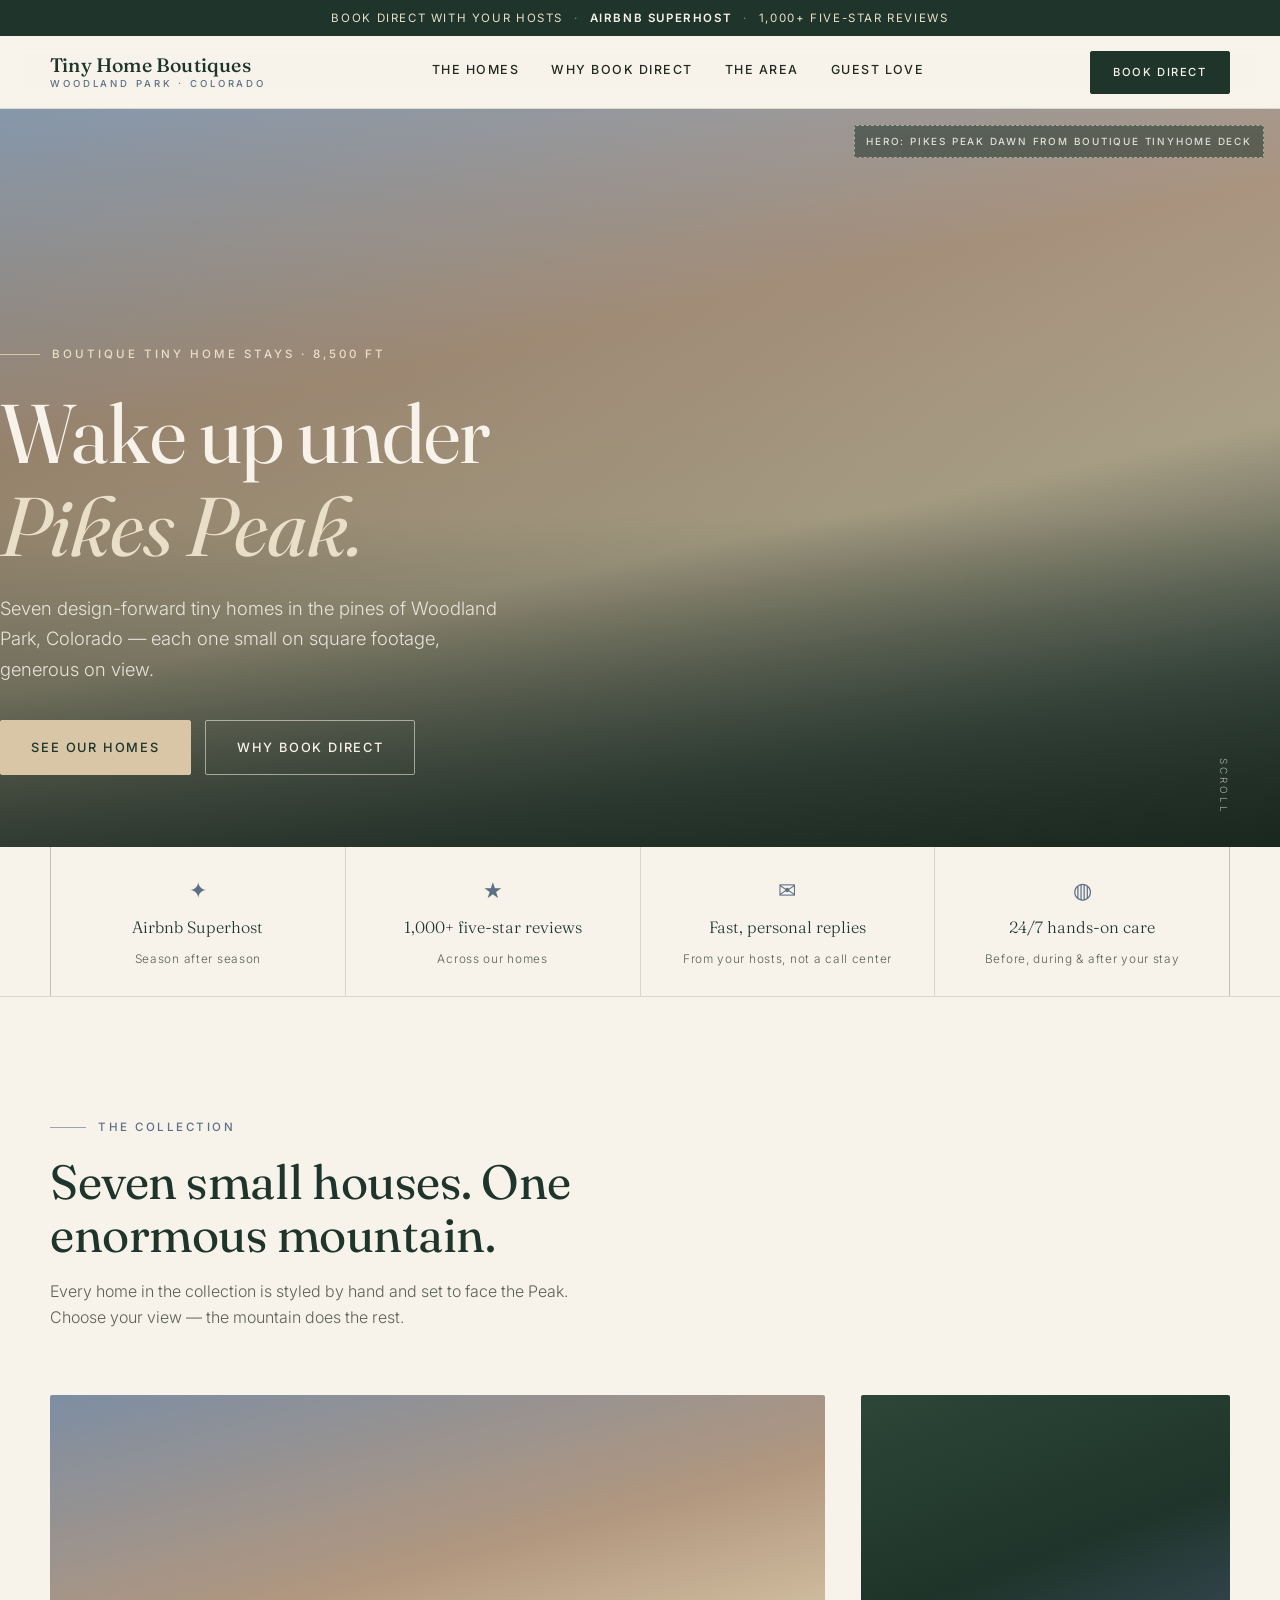
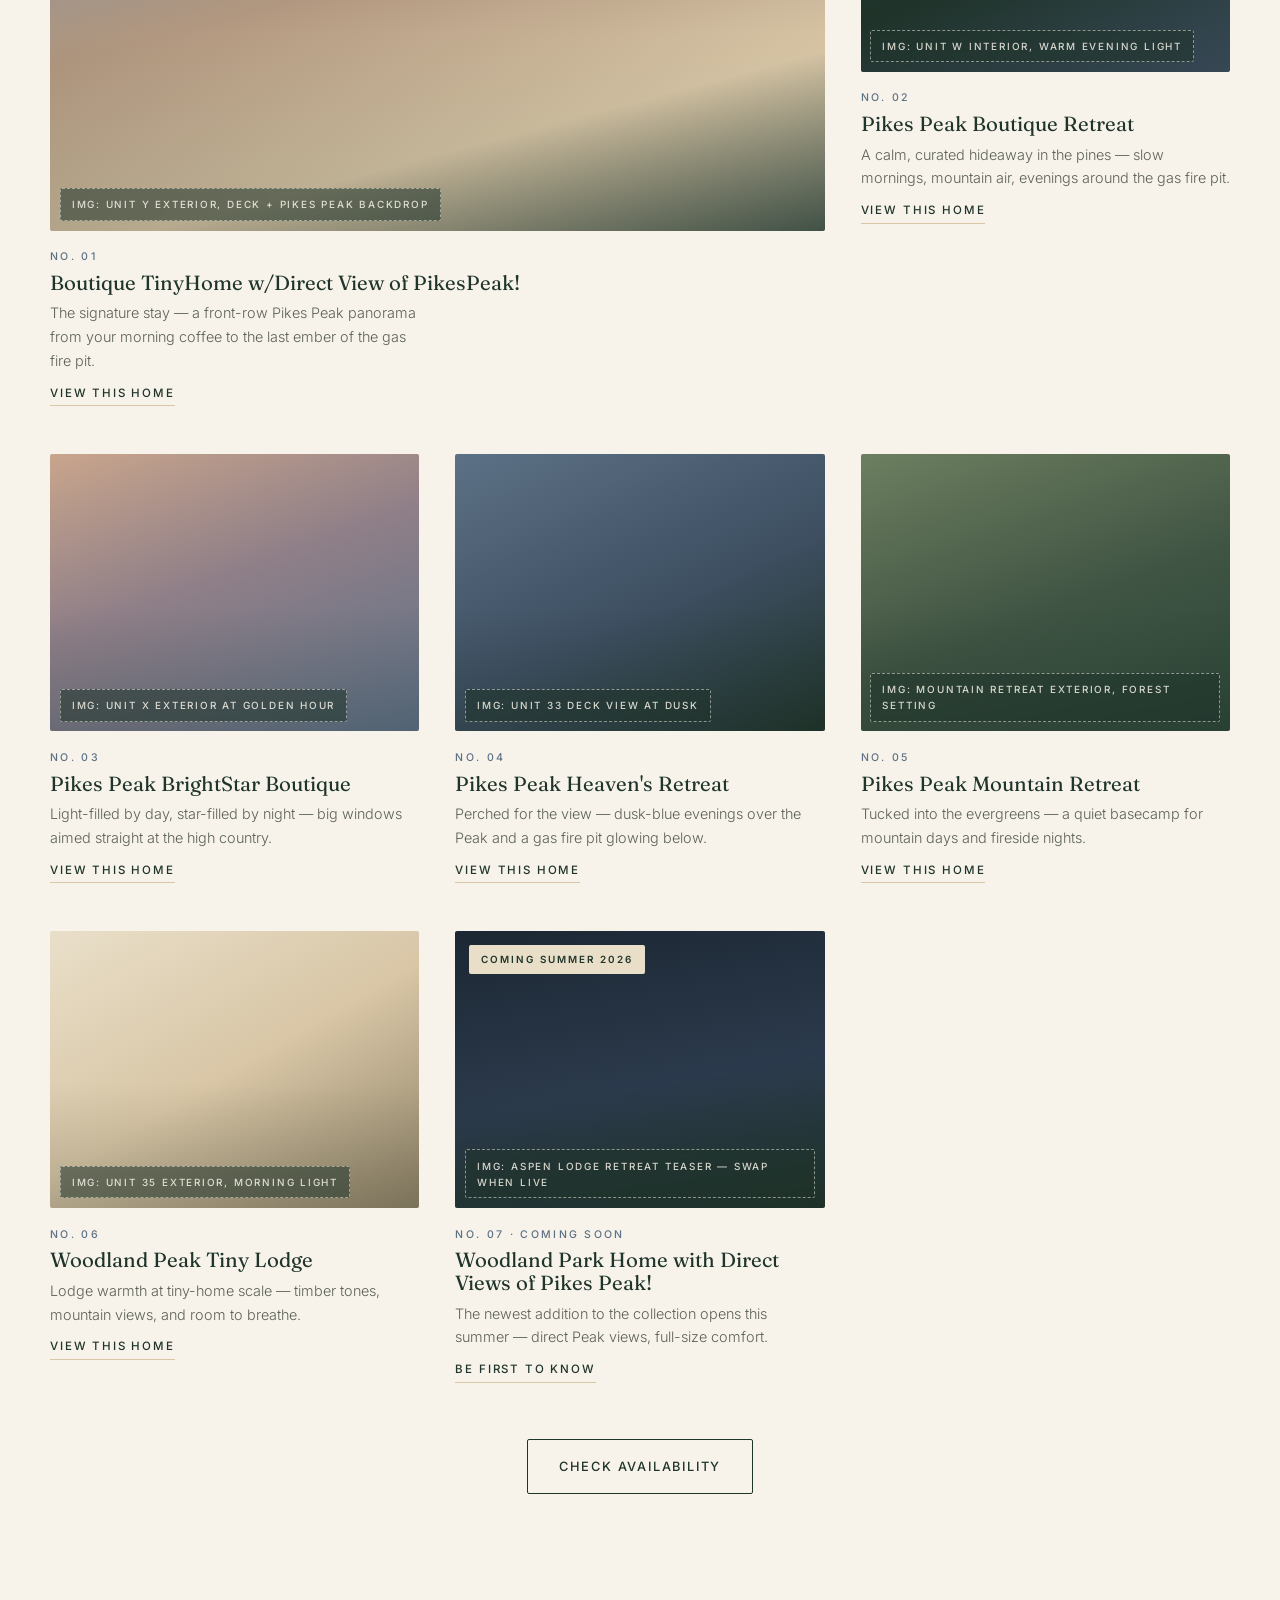
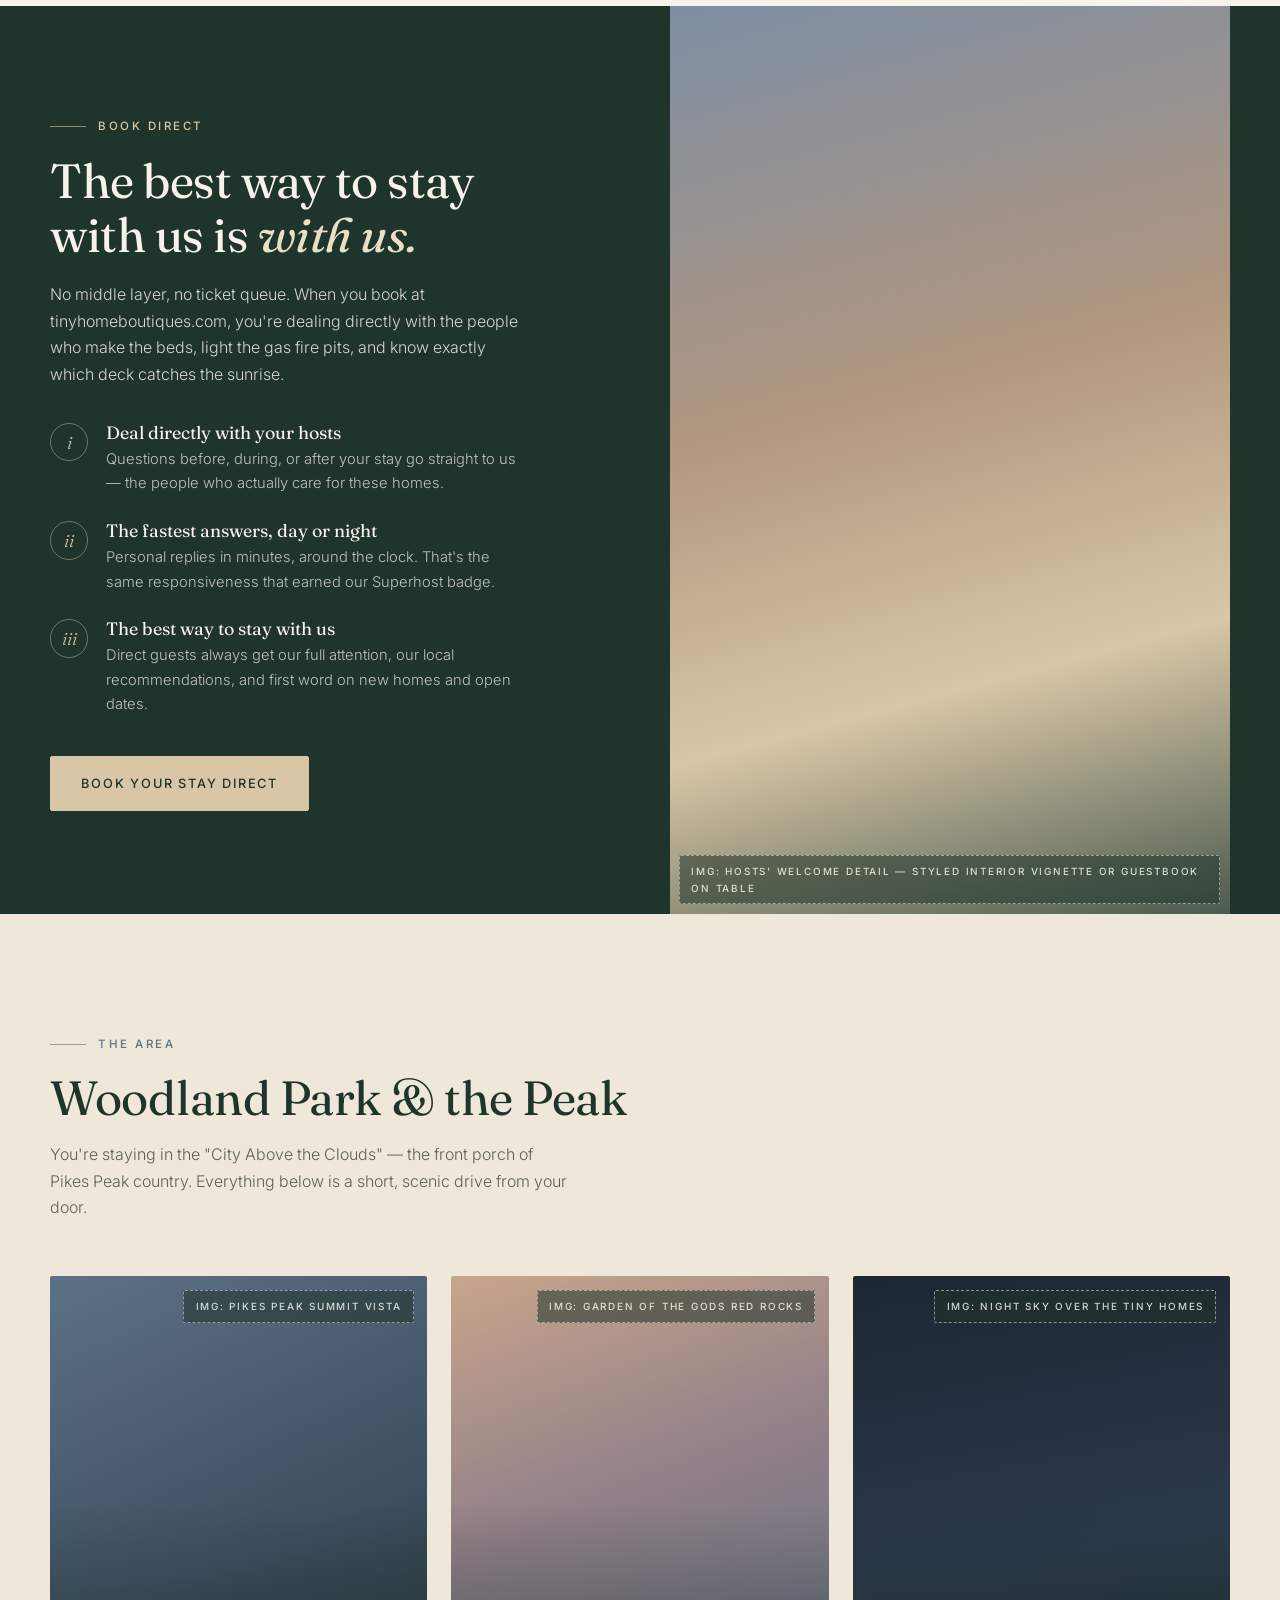
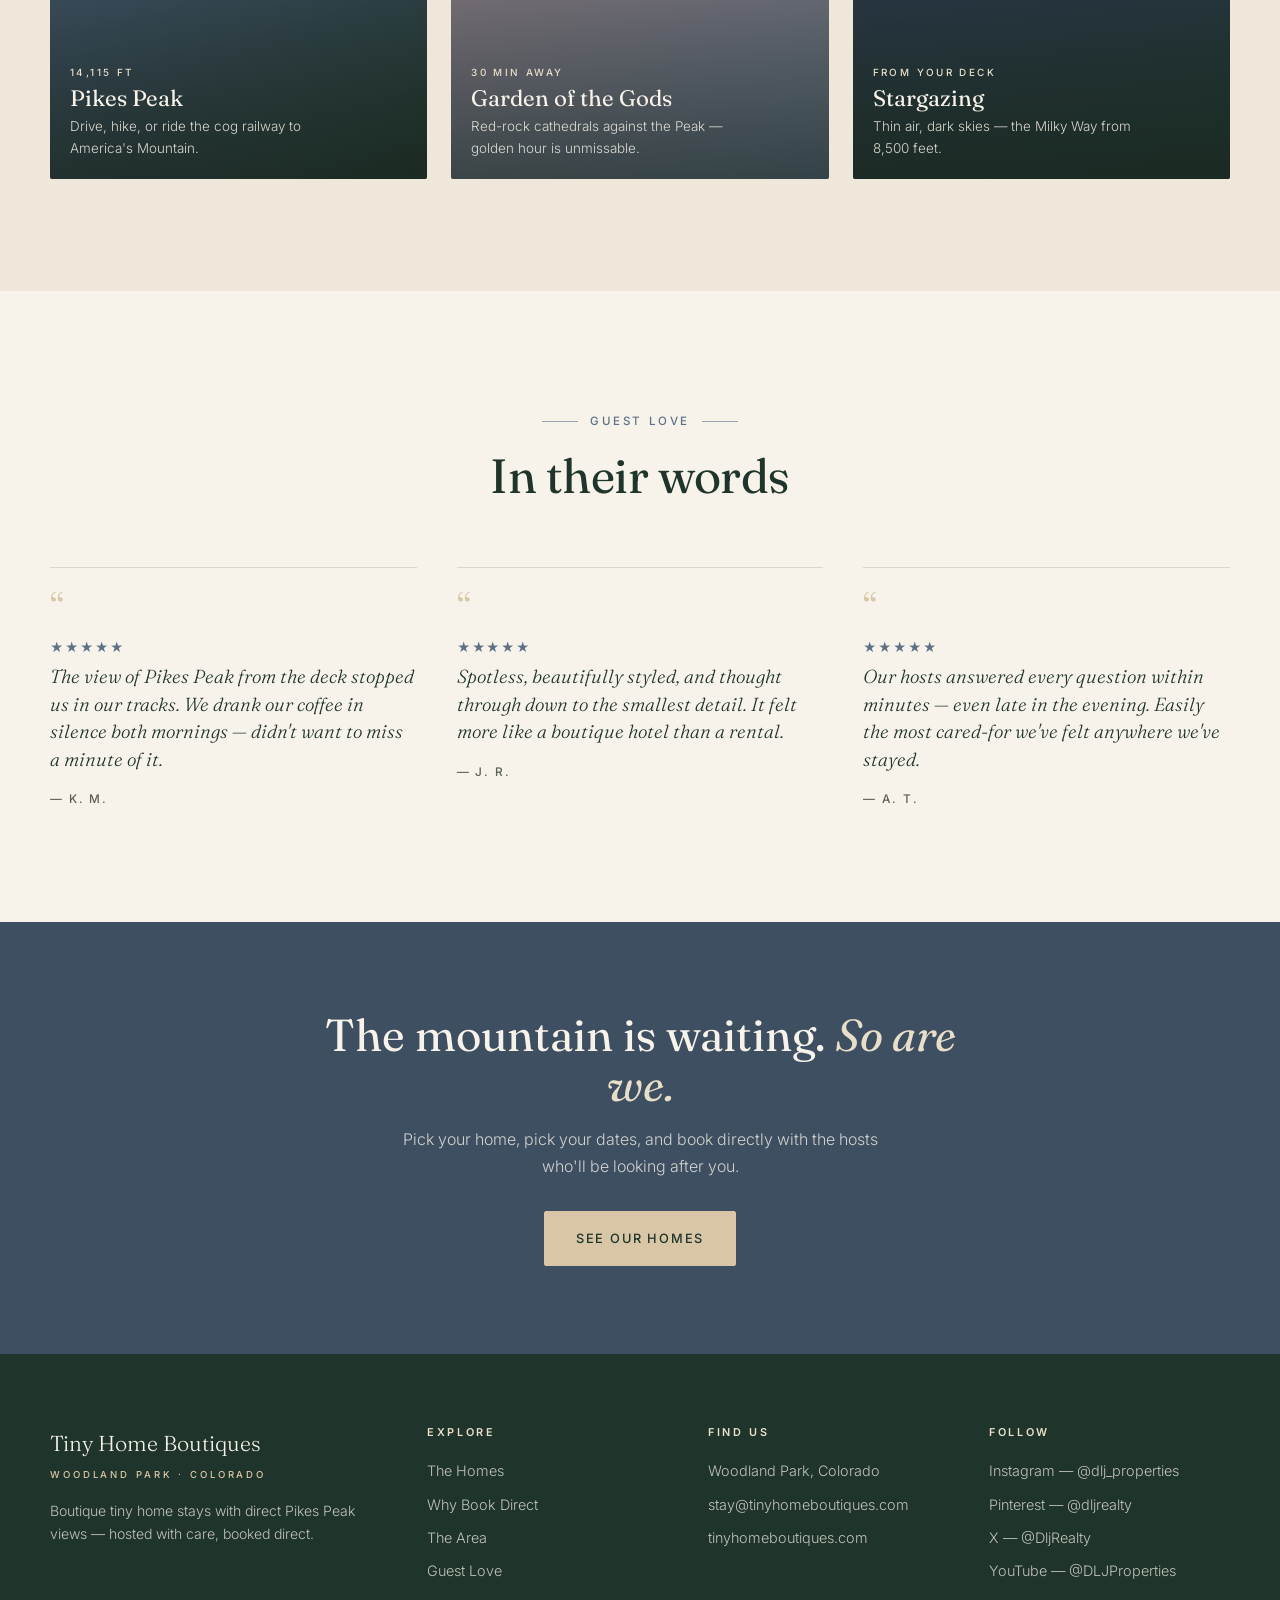
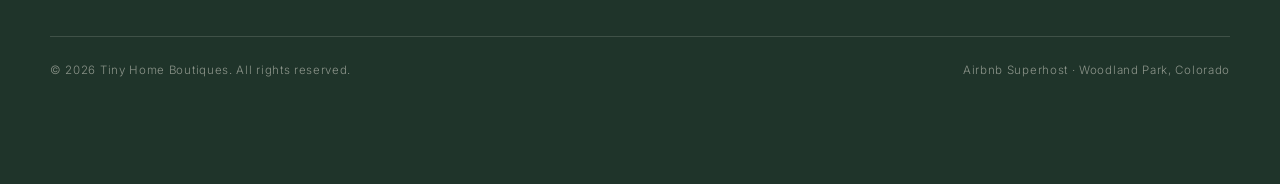
<file: direction-c/index.html>
<!DOCTYPE html>
<html lang="en">
<head>
<meta charset="UTF-8">
<meta name="viewport" content="width=device-width, initial-scale=1.0">
<title>Tiny Home Boutiques — Boutique Tiny Home Stays Under Pikes Peak · Woodland Park, Colorado</title>
<meta name="description" content="Design-forward boutique tiny homes with direct Pikes Peak views in Woodland Park, Colorado. Book direct with your hosts — Airbnb Superhost, 1,000+ five-star reviews.">
<!-- ============================================================
     DESIGN DIRECTION C — "BRAND-LED"
     Editorial / boutique-hotel aesthetic. Kinfolk-meets-alpine-lodge.
     All imagery = labeled gradient PLACEHOLDERS for the build team.
     No external deps except Google Fonts. No JS frameworks.
     ============================================================ -->
<link rel="preconnect" href="https://fonts.googleapis.com">
<link rel="preconnect" href="https://fonts.gstatic.com" crossorigin>
<link href="https://fonts.googleapis.com/css2?family=Fraunces:ital,opsz,wght@0,9..144,300;0,9..144,400;0,9..144,500;0,9..144,600;1,9..144,400&family=Inter:wght@300;400;500;600&display=swap" rel="stylesheet">
<style>
/* ==========================================================
   TOKENS — muted mountain palette
   ========================================================== */
:root{
  --pine:        #1f342a;   /* deep pine — primary dark */
  --pine-soft:   #2c4638;
  --sand:        #d8c6a6;   /* warm sand — accent */
  --sand-soft:   #e9dfc9;
  --cream:       #f7f3ea;   /* off-white — page ground */
  --cream-deep:  #efe8da;
  --dusk:        #5d7186;   /* dusk blue — secondary accent */
  --dusk-deep:   #3d4f61;
  --ink:         #24291f;   /* body text */
  --ink-soft:    #5c6156;
  --line:        rgba(31,52,42,.14);

  --serif: "Fraunces", Georgia, serif;
  --sans:  "Inter", -apple-system, "Helvetica Neue", sans-serif;

  --measure: 62ch;
  --radius: 2px;
  --gutter: clamp(1.25rem, 4vw, 3rem);
  --ease: cubic-bezier(.22,.61,.36,1);
}

/* ==========================================================
   RESET / BASE — mobile-first
   ========================================================== */
*,*::before,*::after{ box-sizing:border-box; margin:0; padding:0; }
html{ scroll-behavior:smooth; }
body{
  font-family:var(--sans);
  font-weight:300;
  font-size:1rem;
  line-height:1.65;
  color:var(--ink);
  background:var(--cream);
  -webkit-font-smoothing:antialiased;
  padding-bottom:64px; /* room for sticky mobile bar */
}
img,svg{ display:block; max-width:100%; }
a{ color:inherit; }
ul{ list-style:none; }
h1,h2,h3,h4{ font-family:var(--serif); font-weight:400; line-height:1.12; color:var(--pine); }

.wrap{ width:min(1180px, 100% - (var(--gutter) * 2)); margin-inline:auto; }

/* Editorial section label — small caps kicker */
.kicker{
  display:inline-flex; align-items:center; gap:.75rem;
  font-family:var(--sans); font-weight:500; font-size:.72rem;
  letter-spacing:.22em; text-transform:uppercase; color:var(--dusk);
  margin-bottom:1.1rem;
}
.kicker::before{ content:""; width:2.25rem; height:1px; background:var(--dusk); opacity:.6; }

/* Buttons */
.btn{
  display:inline-block; text-decoration:none; text-align:center;
  font-family:var(--sans); font-weight:500; font-size:.8rem;
  letter-spacing:.14em; text-transform:uppercase;
  padding:1rem 1.9rem; border-radius:var(--radius);
  transition:background-color .35s var(--ease), color .35s var(--ease),
             transform .35s var(--ease), box-shadow .35s var(--ease);
}
.btn-solid{ background:var(--pine); color:var(--cream); border:1px solid var(--pine); }
.btn-solid:hover{ background:var(--pine-soft); transform:translateY(-2px); box-shadow:0 10px 24px -12px rgba(31,52,42,.55); }
.btn-ghost{ background:transparent; color:var(--cream); border:1px solid rgba(247,243,234,.55); }
.btn-ghost:hover{ background:rgba(247,243,234,.12); border-color:var(--cream); transform:translateY(-2px); }
.btn-outline{ background:transparent; color:var(--pine); border:1px solid var(--pine); }
.btn-outline:hover{ background:var(--pine); color:var(--cream); transform:translateY(-2px); }

/* Image placeholder blocks — clearly labeled for build team */
.ph{
  position:relative; overflow:hidden; border-radius:var(--radius);
  display:flex; align-items:flex-end;
}
.ph .ph-label{
  position:relative; z-index:2;
  font-family:var(--sans); font-weight:500; font-size:.62rem;
  letter-spacing:.18em; text-transform:uppercase;
  color:rgba(247,243,234,.85);
  background:rgba(31,52,42,.55);
  padding:.45rem .7rem; margin:.6rem;
  border:1px dashed rgba(247,243,234,.5); border-radius:var(--radius);
  backdrop-filter:blur(2px);
}
/* placeholder gradient moods */
.ph-dawn    { background:linear-gradient(165deg, #7d8ea3 0%, #b1977f 42%, #d8c6a6 72%, #4a5b4f 100%); }
.ph-pine    { background:linear-gradient(160deg, #2c4638 0%, #1f342a 55%, #3d4f61 100%); }
.ph-dusk    { background:linear-gradient(155deg, #5d7186 0%, #3d4f61 55%, #1f342a 100%); }
.ph-sand    { background:linear-gradient(150deg, #e9dfc9 0%, #d8c6a6 50%, #8f8266 100%); }
.ph-alpen   { background:linear-gradient(160deg, #c9a58c 0%, #8f7f88 45%, #5d7186 100%); }
.ph-meadow  { background:linear-gradient(160deg, #6d7f60 0%, #3f5443 55%, #2c4638 100%); }
.ph-star    { background:linear-gradient(170deg, #1c2733 0%, #2b3a4c 55%, #1f342a 100%); }

/* ==========================================================
   1 · ANNOUNCEMENT BAR
   ========================================================== */
.announce{
  background:var(--pine); color:var(--sand-soft);
  font-size:.72rem; font-weight:400; letter-spacing:.14em; text-transform:uppercase;
  text-align:center; padding:.6rem var(--gutter); line-height:1.5;
}
.announce strong{ font-weight:600; color:var(--cream); }
.announce .dot{ margin:0 .55em; opacity:.5; }

/* ==========================================================
   HEADER / NAV
   ========================================================== */
.site-head{
  position:sticky; top:0; z-index:60;
  background:rgba(247,243,234,.92); backdrop-filter:blur(10px);
  border-bottom:1px solid var(--line);
}
.head-in{ display:flex; align-items:center; justify-content:space-between; padding:.9rem 0; }
.brand{ text-decoration:none; line-height:1.1; }
.brand .brand-name{ font-family:var(--serif); font-size:1.22rem; font-weight:500; color:var(--pine); letter-spacing:.01em; }
.brand .brand-sub{ display:block; font-family:var(--sans); font-size:.6rem; font-weight:500; letter-spacing:.3em; text-transform:uppercase; color:var(--dusk); margin-top:.15rem; }
.nav-links{ display:none; align-items:center; gap:2rem; }
.nav-links a{
  text-decoration:none; font-size:.78rem; font-weight:500;
  letter-spacing:.12em; text-transform:uppercase; color:var(--ink);
  position:relative; padding-bottom:.2rem;
}
.nav-links a::after{
  content:""; position:absolute; left:0; bottom:0; width:100%; height:1px;
  background:var(--pine); transform:scaleX(0); transform-origin:left;
  transition:transform .35s var(--ease);
}
.nav-links a:hover::after{ transform:scaleX(1); }
.head-cta{ display:none; }
/* mobile menu — checkbox toggle, no JS needed */
.menu-check{ position:absolute; opacity:0; pointer-events:none; }
.menu-btn{ display:flex; flex-direction:column; gap:5px; padding:.6rem .2rem; cursor:pointer; }
.menu-btn span{ width:24px; height:1.5px; background:var(--pine); transition:transform .3s var(--ease), opacity .3s var(--ease); }
.menu-check:checked ~ .head-in .menu-btn span:nth-child(1){ transform:translateY(6.5px) rotate(45deg); }
.menu-check:checked ~ .head-in .menu-btn span:nth-child(2){ opacity:0; }
.menu-check:checked ~ .head-in .menu-btn span:nth-child(3){ transform:translateY(-6.5px) rotate(-45deg); }
.mobile-nav{
  display:grid; grid-template-rows:0fr; transition:grid-template-rows .4s var(--ease);
  border-top:0 solid var(--line);
}
.menu-check:checked ~ .mobile-nav{ grid-template-rows:1fr; border-top-width:1px; }
.mobile-nav > div{ overflow:hidden; }
.mobile-nav a{
  display:block; text-decoration:none; padding:1rem var(--gutter);
  font-family:var(--serif); font-size:1.15rem; color:var(--pine);
  border-bottom:1px solid var(--line);
}
.mobile-nav a:last-child{ border-bottom:none; }

/* ==========================================================
   2 · HERO
   ========================================================== */
.hero{ position:relative; min-height:82vh; display:flex; align-items:flex-end; overflow:hidden; }
.hero-ph{
  position:absolute; inset:0;
  background:
    linear-gradient(to top, rgba(24,36,29,.78) 0%, rgba(24,36,29,.28) 45%, rgba(93,113,134,.18) 100%),
    linear-gradient(168deg, #8fa0b4 0%, #c1a184 34%, #d8c6a6 58%, #55665a 82%, #1f342a 100%);
}
.hero-ph-label{
  position:absolute; top:1rem; right:1rem; z-index:2;
  font-size:.62rem; font-weight:500; letter-spacing:.18em; text-transform:uppercase;
  color:rgba(247,243,234,.85); background:rgba(31,52,42,.55);
  border:1px dashed rgba(247,243,234,.5); border-radius:var(--radius);
  padding:.45rem .7rem; backdrop-filter:blur(2px);
}
.hero-in{ position:relative; z-index:3; width:100%; padding:7rem 0 clamp(3rem,8vh,5.5rem); }
.hero-kicker{
  font-size:.72rem; font-weight:500; letter-spacing:.26em; text-transform:uppercase;
  color:var(--sand-soft); margin-bottom:1.4rem;
  display:inline-flex; align-items:center; gap:.75rem;
}
.hero-kicker::before{ content:""; width:2.5rem; height:1px; background:var(--sand); }
.hero h1{
  color:var(--cream);
  font-size:clamp(2.6rem, 7.5vw, 5.2rem);
  font-weight:400; letter-spacing:-.01em; max-width:12ch;
  margin-bottom:1.25rem;
}
.hero h1 em{ font-style:italic; font-weight:400; color:var(--sand-soft); }
.hero p{
  color:rgba(247,243,234,.88); max-width:46ch;
  font-size:clamp(1rem, 1.6vw, 1.15rem); font-weight:300; margin-bottom:2.25rem;
}
.hero-ctas{ display:flex; flex-wrap:wrap; gap:.9rem; }
.hero-scroll{
  position:absolute; z-index:3; right:var(--gutter); bottom:2rem;
  display:none; writing-mode:vertical-rl;
  font-size:.62rem; letter-spacing:.3em; text-transform:uppercase;
  color:rgba(247,243,234,.65); text-decoration:none;
}

/* ==========================================================
   3 · TRUST STRIP
   ========================================================== */
.trust{ background:var(--cream); border-bottom:1px solid var(--line); }
.trust-in{
  display:grid; grid-template-columns:1fr 1fr; gap:1px; background:var(--line);
  border-inline:1px solid var(--line);
}
.trust-item{ background:var(--cream); padding:1.6rem 1.25rem; text-align:center; }
.trust-item .t-mark{
  font-family:var(--serif); font-size:1.35rem; color:var(--dusk); display:block; margin-bottom:.35rem;
}
.trust-item .t-head{
  font-family:var(--serif); font-size:1.02rem; color:var(--pine); display:block; margin-bottom:.2rem;
}
.trust-item .t-sub{ font-size:.74rem; letter-spacing:.06em; color:var(--ink-soft); }

/* ==========================================================
   4 · THE HOMES — editorial card grid
   ========================================================== */
.homes{ padding:clamp(4rem,9vw,7rem) 0; }
.homes-head{ max-width:var(--measure); margin-bottom:clamp(2.5rem,5vw,4rem); }
.homes-head h2, .split h2, .area-head h2, .love h2{
  font-size:clamp(1.9rem, 4.2vw, 3rem); margin-bottom:1rem; letter-spacing:-.01em;
}
.homes-head p{ color:var(--ink-soft); max-width:52ch; }
.home-grid{ display:grid; grid-template-columns:1fr; gap:clamp(2rem,4vw,3rem) clamp(1.25rem,3vw,2.25rem); }
.home-card{ text-decoration:none; display:block; }
.home-card .ph{ aspect-ratio:4/3; margin-bottom:1.1rem; }
.home-card .ph::after{
  content:""; position:absolute; inset:0;
  background:linear-gradient(to top, rgba(24,36,29,.25), transparent 45%);
  transition:opacity .45s var(--ease); opacity:.7;
}
.home-card .ph > .ph-img{ position:absolute; inset:0; transition:transform .8s var(--ease); }
.home-card:hover .ph > .ph-img{ transform:scale(1.045); }
.home-card:hover .ph::after{ opacity:1; }
.home-card{ transition:transform .45s var(--ease); }
.home-card:hover{ transform:translateY(-4px); }
.home-num{
  font-family:var(--sans); font-size:.66rem; font-weight:500;
  letter-spacing:.22em; text-transform:uppercase; color:var(--dusk); display:block; margin-bottom:.4rem;
}
.home-card h3{ font-size:1.28rem; margin-bottom:.4rem; transition:color .3s var(--ease); }
.home-card:hover h3{ color:var(--dusk-deep); }
.home-card .home-desc{ font-size:.9rem; color:var(--ink-soft); max-width:42ch; }
.home-card .home-link{
  display:inline-block; margin-top:.7rem; font-size:.72rem; font-weight:500;
  letter-spacing:.16em; text-transform:uppercase; color:var(--pine);
  border-bottom:1px solid var(--sand); padding-bottom:.15rem;
}
/* coming soon card */
.home-card.soon .ph{ outline:1px dashed rgba(31,52,42,.35); outline-offset:-8px; }
.soon-tag{
  position:absolute; top:.85rem; left:.85rem; z-index:2;
  font-size:.62rem; font-weight:600; letter-spacing:.2em; text-transform:uppercase;
  color:var(--pine); background:var(--sand-soft); padding:.4rem .75rem; border-radius:var(--radius);
}
.homes-foot{ margin-top:clamp(2.5rem,5vw,3.5rem); text-align:center; }

/* ==========================================================
   5 · WHY BOOK DIRECT — editorial split
   ========================================================== */
.split{ background:var(--pine); color:var(--cream); }
.split-in{
  display:grid; grid-template-columns:1fr; gap:0;
}
.split-copy{ padding:clamp(3.5rem,8vw,6.5rem) 0; }
.split .kicker{ color:var(--sand); }
.split .kicker::before{ background:var(--sand); }
.split h2{ color:var(--cream); max-width:14ch; }
.split h2 em{ font-style:italic; color:var(--sand-soft); }
.split-lead{ color:rgba(247,243,234,.85); max-width:48ch; margin:1.25rem 0 2.25rem; }
.direct-list{ display:grid; gap:1.6rem; margin-bottom:2.5rem; }
.direct-list li{ display:grid; grid-template-columns:auto 1fr; gap:1.1rem; align-items:start; }
.direct-list .d-num{
  font-family:var(--serif); font-style:italic; font-size:1.1rem; color:var(--sand);
  border:1px solid rgba(216,198,166,.45); border-radius:50%;
  width:2.4rem; height:2.4rem; display:flex; align-items:center; justify-content:center; flex-shrink:0;
}
.direct-list h3{ color:var(--cream); font-size:1.12rem; margin-bottom:.25rem; }
.direct-list p{ color:rgba(247,243,234,.75); font-size:.92rem; max-width:46ch; }
.split .btn-sand{ background:var(--sand); color:var(--pine); border:1px solid var(--sand); }
.split .btn-sand:hover{ background:var(--sand-soft); transform:translateY(-2px); box-shadow:0 10px 24px -12px rgba(0,0,0,.5); }
.split-media{ position:relative; min-height:320px; }
.split-media .ph{ position:absolute; inset:0; border-radius:0; }

/* ==========================================================
   6 · AREA — Woodland Park & the Peak
   ========================================================== */
.area{ padding:clamp(4rem,9vw,7rem) 0; background:var(--cream-deep); }
.area-head{ max-width:var(--measure); margin-bottom:clamp(2.5rem,5vw,3.5rem); }
.area-head p{ color:var(--ink-soft); max-width:52ch; }
.area-grid{ display:grid; grid-template-columns:1fr; gap:1.5rem; }
.area-tile{ text-decoration:none; display:block; transition:transform .45s var(--ease); }
.area-tile:hover{ transform:translateY(-4px); }
.area-tile .ph{ aspect-ratio:3/4; }
.area-tile .ph > .ph-img{ position:absolute; inset:0; transition:transform .8s var(--ease); }
.area-tile:hover .ph > .ph-img{ transform:scale(1.05); }
.area-tile .ph::after{
  content:""; position:absolute; inset:0;
  background:linear-gradient(to top, rgba(24,36,29,.6), transparent 55%);
}
.area-caption{
  position:absolute; z-index:2; left:1.25rem; right:1.25rem; bottom:1.25rem; color:var(--cream);
}
.area-caption .a-kick{
  display:block; font-size:.62rem; font-weight:500; letter-spacing:.24em;
  text-transform:uppercase; color:var(--sand-soft); margin-bottom:.35rem;
}
.area-caption h3{ color:var(--cream); font-size:1.4rem; margin-bottom:.25rem; }
.area-caption p{ font-size:.84rem; color:rgba(247,243,234,.85); max-width:34ch; }

/* ==========================================================
   7 · GUEST LOVE — pull quotes
   ========================================================== */
.love{ padding:clamp(4rem,9vw,7rem) 0; text-align:center; }
.love .kicker{ justify-content:center; }
.love .kicker::after{ content:""; width:2.25rem; height:1px; background:var(--dusk); opacity:.6; }
.love h2{ margin-bottom:clamp(2.5rem,5vw,4rem); }
.quote-grid{ display:grid; grid-template-columns:1fr; gap:2.5rem; text-align:left; }
.quote{
  border-top:1px solid var(--line); padding-top:1.75rem;
  transition:transform .45s var(--ease);
}
.quote:hover{ transform:translateY(-4px); }
.quote .q-mark{ font-family:var(--serif); font-size:2.6rem; line-height:.6; color:var(--sand); display:block; margin-bottom:1rem; }
.quote blockquote{
  font-family:var(--serif); font-size:1.18rem; font-style:italic; font-weight:300;
  color:var(--pine); line-height:1.45; margin-bottom:1.1rem;
}
.quote figcaption{ font-size:.74rem; font-weight:500; letter-spacing:.16em; text-transform:uppercase; color:var(--ink-soft); }
.quote .q-stars{ color:var(--dusk); letter-spacing:.15em; margin-bottom:.35rem; font-size:.8rem; }

/* ==========================================================
   CLOSING CTA BAND
   ========================================================== */
.band{
  background:var(--dusk-deep); color:var(--cream); text-align:center;
  padding:clamp(3.5rem,8vw,5.5rem) 0;
}
.band h2{ color:var(--cream); font-size:clamp(1.8rem,4vw,2.8rem); max-width:22ch; margin:0 auto 1rem; }
.band h2 em{ font-style:italic; color:var(--sand-soft); }
.band p{ color:rgba(247,243,234,.8); max-width:48ch; margin:0 auto 2rem; }

/* ==========================================================
   8 · FOOTER
   ========================================================== */
.site-foot{ background:var(--pine); color:rgba(247,243,234,.75); padding:clamp(3rem,7vw,4.5rem) 0 6.5rem; }
.foot-grid{ display:grid; grid-template-columns:1fr; gap:2.5rem; margin-bottom:3rem; }
.foot-brand .brand-name{ font-family:var(--serif); font-size:1.35rem; color:var(--cream); }
.foot-brand .brand-sub{ display:block; font-size:.6rem; font-weight:500; letter-spacing:.3em; text-transform:uppercase; color:var(--sand); margin:.3rem 0 1rem; }
.foot-brand p{ font-size:.88rem; max-width:34ch; }
.foot-col h4{
  color:var(--sand-soft); font-family:var(--sans); font-size:.68rem; font-weight:600;
  letter-spacing:.24em; text-transform:uppercase; margin-bottom:1rem;
}
.foot-col a{ display:block; text-decoration:none; font-size:.9rem; padding:.3rem 0; transition:color .3s var(--ease); }
.foot-col a:hover{ color:var(--cream); }
.foot-col .soc{ font-size:.9rem; }
.foot-base{
  border-top:1px solid rgba(247,243,234,.15); padding-top:1.5rem;
  display:flex; flex-direction:column; gap:.5rem;
  font-size:.72rem; letter-spacing:.06em; color:rgba(247,243,234,.5);
}

/* ==========================================================
   STICKY MOBILE BOOK-DIRECT BAR
   ========================================================== */
.mobile-book{
  position:fixed; left:0; right:0; bottom:0; z-index:70;
  display:flex; align-items:center; justify-content:space-between; gap:1rem;
  background:var(--pine); border-top:1px solid rgba(216,198,166,.3);
  padding:.7rem var(--gutter);
  padding-bottom:calc(.7rem + env(safe-area-inset-bottom));
}
.mobile-book .mb-copy{ color:var(--sand-soft); font-size:.72rem; letter-spacing:.08em; line-height:1.4; }
.mobile-book .mb-copy strong{ display:block; color:var(--cream); font-family:var(--serif); font-size:.95rem; font-weight:400; letter-spacing:0; }
.mobile-book .btn{ padding:.75rem 1.4rem; font-size:.72rem; white-space:nowrap; }
.mobile-book .btn-sand{ background:var(--sand); color:var(--pine); border:1px solid var(--sand); }
.mobile-book .btn-sand:hover{ background:var(--sand-soft); }

/* Scroll reveal (progressive enhancement; content visible without JS) */
.reveal{ opacity:0; transform:translateY(18px); transition:opacity .8s var(--ease), transform .8s var(--ease); }
.reveal.in{ opacity:1; transform:none; }
@media (prefers-reduced-motion: reduce){
  html{ scroll-behavior:auto; }
  *,*::before,*::after{ transition:none !important; animation:none !important; }
  .reveal{ opacity:1; transform:none; }
}

/* ==========================================================
   BREAKPOINTS
   ========================================================== */
@media (min-width: 640px){
  .trust-in{ grid-template-columns:repeat(4,1fr); }
  .home-grid{ grid-template-columns:repeat(2,1fr); }
  .quote-grid{ grid-template-columns:repeat(3,1fr); }
  .area-grid{ grid-template-columns:repeat(3,1fr); }
}
@media (min-width: 960px){
  body{ padding-bottom:0; }
  .mobile-book{ display:none; }
  .menu-btn{ display:none; }
  .mobile-nav{ display:none; }
  .nav-links{ display:flex; }
  .head-cta{ display:inline-block; padding:.7rem 1.4rem; font-size:.7rem; }
  .hero-scroll{ display:block; }
  .home-grid{ grid-template-columns:repeat(3,1fr); }
  /* editorial rhythm: feature the first card larger */
  .home-card.feature{ grid-column:span 2; }
  .home-card.feature .ph{ aspect-ratio:16/9; }
  .split-in{ grid-template-columns:1.05fr .95fr; align-items:stretch; }
  .split-copy{ padding-right:clamp(2rem,5vw,4.5rem); }
  .split-media{ min-height:100%; }
  .foot-grid{ grid-template-columns:1.4fr 1fr 1fr 1fr; }
  .foot-base{ flex-direction:row; justify-content:space-between; }
}
</style>
</head>
<body>

<!-- ============ 1 · ANNOUNCEMENT BAR ============ -->
<div class="announce" role="note">
  Book direct with your hosts <span class="dot">·</span> <strong>Airbnb Superhost</strong> <span class="dot">·</span> 1,000+ five-star reviews
</div>

<!-- ============ HEADER ============ -->
<header class="site-head">
  <input type="checkbox" id="menu" class="menu-check" aria-label="Toggle menu">
  <div class="wrap head-in">
    <a class="brand" href="#top" aria-label="Tiny Home Boutiques — home">
      <span class="brand-name">Tiny Home Boutiques</span>
      <span class="brand-sub">Woodland Park · Colorado</span>
    </a>
    <nav class="nav-links" aria-label="Primary">
      <a href="#homes">The Homes</a>
      <a href="#direct">Why Book Direct</a>
      <a href="#area">The Area</a>
      <a href="#love">Guest Love</a>
    </nav>
    <a class="btn btn-solid head-cta" href="#homes">Book Direct</a>
    <label for="menu" class="menu-btn" aria-hidden="true">
      <span></span><span></span><span></span>
    </label>
  </div>
  <nav class="mobile-nav" aria-label="Mobile">
    <div>
      <a href="#homes">The Homes</a>
      <a href="#direct">Why Book Direct</a>
      <a href="#area">The Area</a>
      <a href="#love">Guest Love</a>
    </div>
  </nav>
</header>

<main id="top">

<!-- ============ 2 · HERO ============ -->
<section class="hero">
  <div class="hero-ph" aria-hidden="true"></div>
  <span class="hero-ph-label">HERO: Pikes Peak dawn from Boutique TinyHome deck</span>
  <div class="wrap hero-in">
    <span class="hero-kicker">Boutique tiny home stays · 8,500 ft</span>
    <h1>Wake up under <em>Pikes Peak.</em></h1>
    <p>Seven design-forward tiny homes in the pines of Woodland Park, Colorado — each one small on square footage, generous on view.</p>
    <div class="hero-ctas">
      <a class="btn btn-solid" href="#homes" style="background:var(--sand); border-color:var(--sand); color:var(--pine);">See Our Homes</a>
      <a class="btn btn-ghost" href="#direct">Why Book Direct</a>
    </div>
  </div>
  <a class="hero-scroll" href="#homes">Scroll</a>
</section>

<!-- ============ 3 · TRUST STRIP ============ -->
<section class="trust" aria-label="Why guests trust us">
  <div class="wrap trust-in">
    <div class="trust-item">
      <span class="t-mark" aria-hidden="true">✦</span>
      <span class="t-head">Airbnb Superhost</span>
      <span class="t-sub">Season after season</span>
    </div>
    <div class="trust-item">
      <span class="t-mark" aria-hidden="true">★</span>
      <span class="t-head">1,000+ five-star reviews</span>
      <span class="t-sub">Across our homes</span>
    </div>
    <div class="trust-item">
      <span class="t-mark" aria-hidden="true">✉</span>
      <span class="t-head">Fast, personal replies</span>
      <span class="t-sub">From your hosts, not a call center</span>
    </div>
    <div class="trust-item">
      <span class="t-mark" aria-hidden="true">◍</span>
      <span class="t-head">24/7 hands-on care</span>
      <span class="t-sub">Before, during &amp; after your stay</span>
    </div>
  </div>
</section>

<!-- ============ 4 · THE HOMES ============ -->
<section class="homes" id="homes">
  <div class="wrap">
    <header class="homes-head reveal">
      <span class="kicker">The Collection</span>
      <h2>Seven small houses. One enormous mountain.</h2>
      <p>Every home in the collection is styled by hand and set to face the Peak. Choose your view — the mountain does the rest.</p>
    </header>

    <div class="home-grid">
      <a class="home-card feature reveal" href="#">
        <figure class="ph">
          <div class="ph-img ph-dawn" aria-hidden="true"></div>
          <figcaption class="ph-label">IMG: Unit Y exterior, deck + Pikes Peak backdrop</figcaption>
        </figure>
        <span class="home-num">No. 01</span>
        <h3>Boutique TinyHome w/Direct View of PikesPeak!</h3>
        <p class="home-desc">The signature stay — a front-row Pikes Peak panorama from your morning coffee to the last ember of the gas fire pit.</p>
        <span class="home-link">View this home</span>
      </a>

      <a class="home-card reveal" href="#">
        <figure class="ph">
          <div class="ph-img ph-pine" aria-hidden="true"></div>
          <figcaption class="ph-label">IMG: Unit W interior, warm evening light</figcaption>
        </figure>
        <span class="home-num">No. 02</span>
        <h3>Pikes Peak Boutique Retreat</h3>
        <p class="home-desc">A calm, curated hideaway in the pines — slow mornings, mountain air, evenings around the gas fire pit.</p>
        <span class="home-link">View this home</span>
      </a>

      <a class="home-card reveal" href="#">
        <figure class="ph">
          <div class="ph-img ph-alpen" aria-hidden="true"></div>
          <figcaption class="ph-label">IMG: Unit X exterior at golden hour</figcaption>
        </figure>
        <span class="home-num">No. 03</span>
        <h3>Pikes Peak BrightStar Boutique</h3>
        <p class="home-desc">Light-filled by day, star-filled by night — big windows aimed straight at the high country.</p>
        <span class="home-link">View this home</span>
      </a>

      <a class="home-card reveal" href="#">
        <figure class="ph">
          <div class="ph-img ph-dusk" aria-hidden="true"></div>
          <figcaption class="ph-label">IMG: Unit 33 deck view at dusk</figcaption>
        </figure>
        <span class="home-num">No. 04</span>
        <h3>Pikes Peak Heaven's Retreat</h3>
        <p class="home-desc">Perched for the view — dusk-blue evenings over the Peak and a gas fire pit glowing below.</p>
        <span class="home-link">View this home</span>
      </a>

      <a class="home-card reveal" href="#">
        <figure class="ph">
          <div class="ph-img ph-meadow" aria-hidden="true"></div>
          <figcaption class="ph-label">IMG: Mountain Retreat exterior, forest setting</figcaption>
        </figure>
        <span class="home-num">No. 05</span>
        <h3>Pikes Peak Mountain Retreat</h3>
        <p class="home-desc">Tucked into the evergreens — a quiet basecamp for mountain days and fireside nights.</p>
        <span class="home-link">View this home</span>
      </a>

      <a class="home-card reveal" href="#">
        <figure class="ph">
          <div class="ph-img ph-sand" aria-hidden="true"></div>
          <figcaption class="ph-label">IMG: Unit 35 exterior, morning light</figcaption>
        </figure>
        <span class="home-num">No. 06</span>
        <h3>Woodland Peak Tiny Lodge</h3>
        <p class="home-desc">Lodge warmth at tiny-home scale — timber tones, mountain views, and room to breathe.</p>
        <span class="home-link">View this home</span>
      </a>

      <a class="home-card soon reveal" href="#" aria-label="Coming soon: Woodland Park Home with Direct Views of Pikes Peak!">
        <figure class="ph">
          <span class="soon-tag">Coming Summer 2026</span>
          <div class="ph-img ph-star" aria-hidden="true"></div>
          <figcaption class="ph-label">IMG: Aspen Lodge Retreat teaser — swap when live</figcaption>
        </figure>
        <span class="home-num">No. 07 · Coming Soon</span>
        <h3>Woodland Park Home with Direct Views of Pikes Peak!</h3>
        <p class="home-desc">The newest addition to the collection opens this summer — direct Peak views, full-size comfort.</p>
        <span class="home-link">Be first to know</span>
      </a>
    </div>

    <div class="homes-foot reveal">
      <a class="btn btn-outline" href="#">Check Availability</a>
    </div>
  </div>
</section>

<!-- ============ 5 · WHY BOOK DIRECT ============ -->
<section class="split" id="direct">
  <div class="wrap split-in">
    <div class="split-copy reveal">
      <span class="kicker">Book Direct</span>
      <h2>The best way to stay with us is <em>with us.</em></h2>
      <p class="split-lead">No middle layer, no ticket queue. When you book at tinyhomeboutiques.com, you're dealing directly with the people who make the beds, light the gas fire pits, and know exactly which deck catches the sunrise.</p>
      <ul class="direct-list">
        <li>
          <span class="d-num" aria-hidden="true">i</span>
          <div>
            <h3>Deal directly with your hosts</h3>
            <p>Questions before, during, or after your stay go straight to us — the people who actually care for these homes.</p>
          </div>
        </li>
        <li>
          <span class="d-num" aria-hidden="true">ii</span>
          <div>
            <h3>The fastest answers, day or night</h3>
            <p>Personal replies in minutes, around the clock. That's the same responsiveness that earned our Superhost badge.</p>
          </div>
        </li>
        <li>
          <span class="d-num" aria-hidden="true">iii</span>
          <div>
            <h3>The best way to stay with us</h3>
            <p>Direct guests always get our full attention, our local recommendations, and first word on new homes and open dates.</p>
          </div>
        </li>
      </ul>
      <a class="btn btn-sand" href="#homes">Book Your Stay Direct</a>
    </div>
    <div class="split-media">
      <figure class="ph">
        <div class="ph-img ph-dawn" aria-hidden="true" style="position:absolute; inset:0;"></div>
        <figcaption class="ph-label">IMG: Hosts' welcome detail — styled interior vignette or guestbook on table</figcaption>
      </figure>
    </div>
  </div>
</section>

<!-- ============ 6 · AREA ============ -->
<section class="area" id="area">
  <div class="wrap">
    <header class="area-head reveal">
      <span class="kicker">The Area</span>
      <h2>Woodland Park &amp; the Peak</h2>
      <p>You're staying in the "City Above the Clouds" — the front porch of Pikes Peak country. Everything below is a short, scenic drive from your door.</p>
    </header>
    <div class="area-grid">
      <a class="area-tile reveal" href="#">
        <figure class="ph">
          <div class="ph-img ph-dusk" aria-hidden="true"></div>
          <figcaption class="ph-label" style="position:absolute; top:.85rem; right:.85rem; margin:0;">IMG: Pikes Peak summit vista</figcaption>
          <div class="area-caption">
            <span class="a-kick">14,115 ft</span>
            <h3>Pikes Peak</h3>
            <p>Drive, hike, or ride the cog railway to America's Mountain.</p>
          </div>
        </figure>
      </a>
      <a class="area-tile reveal" href="#">
        <figure class="ph">
          <div class="ph-img ph-alpen" aria-hidden="true"></div>
          <figcaption class="ph-label" style="position:absolute; top:.85rem; right:.85rem; margin:0;">IMG: Garden of the Gods red rocks</figcaption>
          <div class="area-caption">
            <span class="a-kick">30 min away</span>
            <h3>Garden of the Gods</h3>
            <p>Red-rock cathedrals against the Peak — golden hour is unmissable.</p>
          </div>
        </figure>
      </a>
      <a class="area-tile reveal" href="#">
        <figure class="ph">
          <div class="ph-img ph-star" aria-hidden="true"></div>
          <figcaption class="ph-label" style="position:absolute; top:.85rem; right:.85rem; margin:0;">IMG: Night sky over the tiny homes</figcaption>
          <div class="area-caption">
            <span class="a-kick">From your deck</span>
            <h3>Stargazing</h3>
            <p>Thin air, dark skies — the Milky Way from 8,500 feet.</p>
          </div>
        </figure>
      </a>
    </div>
  </div>
</section>

<!-- ============ 7 · GUEST LOVE ============ -->
<section class="love" id="love">
  <div class="wrap">
    <span class="kicker reveal">Guest Love</span>
    <h2 class="reveal">In their words</h2>
    <div class="quote-grid">
      <figure class="quote reveal">
        <span class="q-mark" aria-hidden="true">&ldquo;</span>
        <div class="q-stars" aria-label="Five stars">★★★★★</div>
        <blockquote>The view of Pikes Peak from the deck stopped us in our tracks. We drank our coffee in silence both mornings — didn't want to miss a minute of it.</blockquote>
        <figcaption>— K.&nbsp;M.</figcaption>
      </figure>
      <figure class="quote reveal">
        <span class="q-mark" aria-hidden="true">&ldquo;</span>
        <div class="q-stars" aria-label="Five stars">★★★★★</div>
        <blockquote>Spotless, beautifully styled, and thought through down to the smallest detail. It felt more like a boutique hotel than a rental.</blockquote>
        <figcaption>— J.&nbsp;R.</figcaption>
      </figure>
      <figure class="quote reveal">
        <span class="q-mark" aria-hidden="true">&ldquo;</span>
        <div class="q-stars" aria-label="Five stars">★★★★★</div>
        <blockquote>Our hosts answered every question within minutes — even late in the evening. Easily the most cared-for we've felt anywhere we've stayed.</blockquote>
        <figcaption>— A.&nbsp;T.</figcaption>
      </figure>
    </div>
  </div>
</section>

<!-- ============ CLOSING CTA BAND ============ -->
<section class="band">
  <div class="wrap reveal">
    <h2>The mountain is waiting. <em>So are we.</em></h2>
    <p>Pick your home, pick your dates, and book directly with the hosts who'll be looking after you.</p>
    <a class="btn btn-solid" href="#homes" style="background:var(--sand); border-color:var(--sand); color:var(--pine);">See Our Homes</a>
  </div>
</section>

</main>

<!-- ============ 8 · FOOTER ============ -->
<footer class="site-foot">
  <div class="wrap">
    <div class="foot-grid">
      <div class="foot-brand">
        <span class="brand-name">Tiny Home Boutiques</span>
        <span class="brand-sub">Woodland Park · Colorado</span>
        <p>Boutique tiny home stays with direct Pikes Peak views — hosted with care, booked direct.</p>
      </div>
      <nav class="foot-col" aria-label="Footer — explore">
        <h4>Explore</h4>
        <a href="#homes">The Homes</a>
        <a href="#direct">Why Book Direct</a>
        <a href="#area">The Area</a>
        <a href="#love">Guest Love</a>
      </nav>
      <div class="foot-col">
        <h4>Find Us</h4>
        <a href="#">Woodland Park, Colorado</a>
        <a href="#">stay@tinyhomeboutiques.com</a>
        <a href="#">tinyhomeboutiques.com</a>
      </div>
      <div class="foot-col">
        <h4>Follow</h4>
        <a class="soc" href="#">Instagram — @dlj_properties</a>
        <a class="soc" href="#">Pinterest — @dljrealty</a>
        <a class="soc" href="#">X — @DljRealty</a>
        <a class="soc" href="#">YouTube — @DLJProperties</a>
      </div>
    </div>
    <div class="foot-base">
      <span>&copy; 2026 Tiny Home Boutiques. All rights reserved.</span>
      <span>Airbnb Superhost · Woodland Park, Colorado</span>
    </div>
  </div>
</footer>

<!-- ============ STICKY MOBILE BOOK-DIRECT BAR ============ -->
<div class="mobile-book" role="complementary" aria-label="Book direct">
  <div class="mb-copy">
    <strong>Stay under the Peak</strong>
    Superhost · 1,000+ five-star reviews
  </div>
  <a class="btn btn-sand" href="#homes">Book Direct</a>
</div>

<script>
/* Minimal vanilla enhancement only.
   1) Scroll-reveal via IntersectionObserver (content fully visible without JS).
   2) Close mobile menu after tapping a link. */
(function(){
  if ('IntersectionObserver' in window) {
    var io = new IntersectionObserver(function(entries){
      entries.forEach(function(e){
        if (e.isIntersecting) { e.target.classList.add('in'); io.unobserve(e.target); }
      });
    }, { threshold: 0.12 });
    document.querySelectorAll('.reveal').forEach(function(el){ io.observe(el); });
  } else {
    document.querySelectorAll('.reveal').forEach(function(el){ el.classList.add('in'); });
  }
  var menu = document.getElementById('menu');
  document.querySelectorAll('.mobile-nav a').forEach(function(a){
    a.addEventListener('click', function(){ menu.checked = false; });
  });
})();
</script>

</body>
</html>
</file>
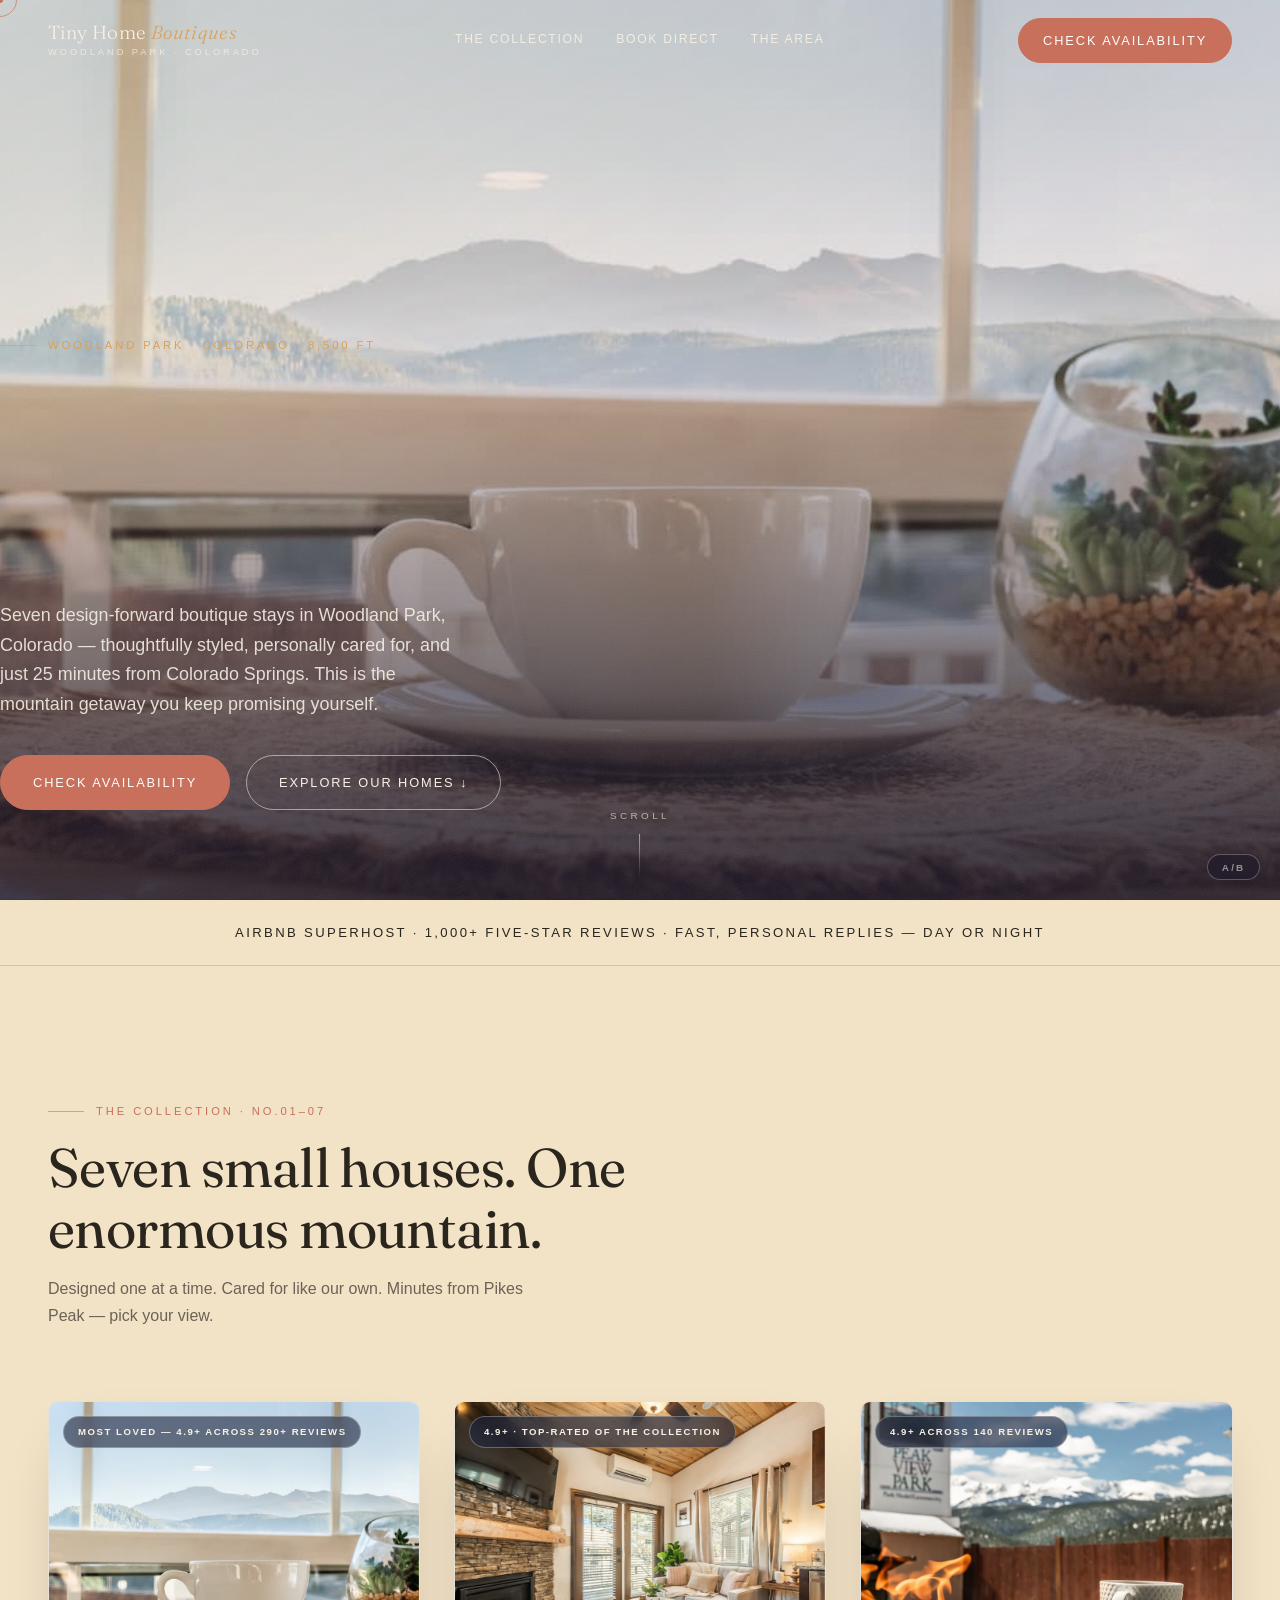
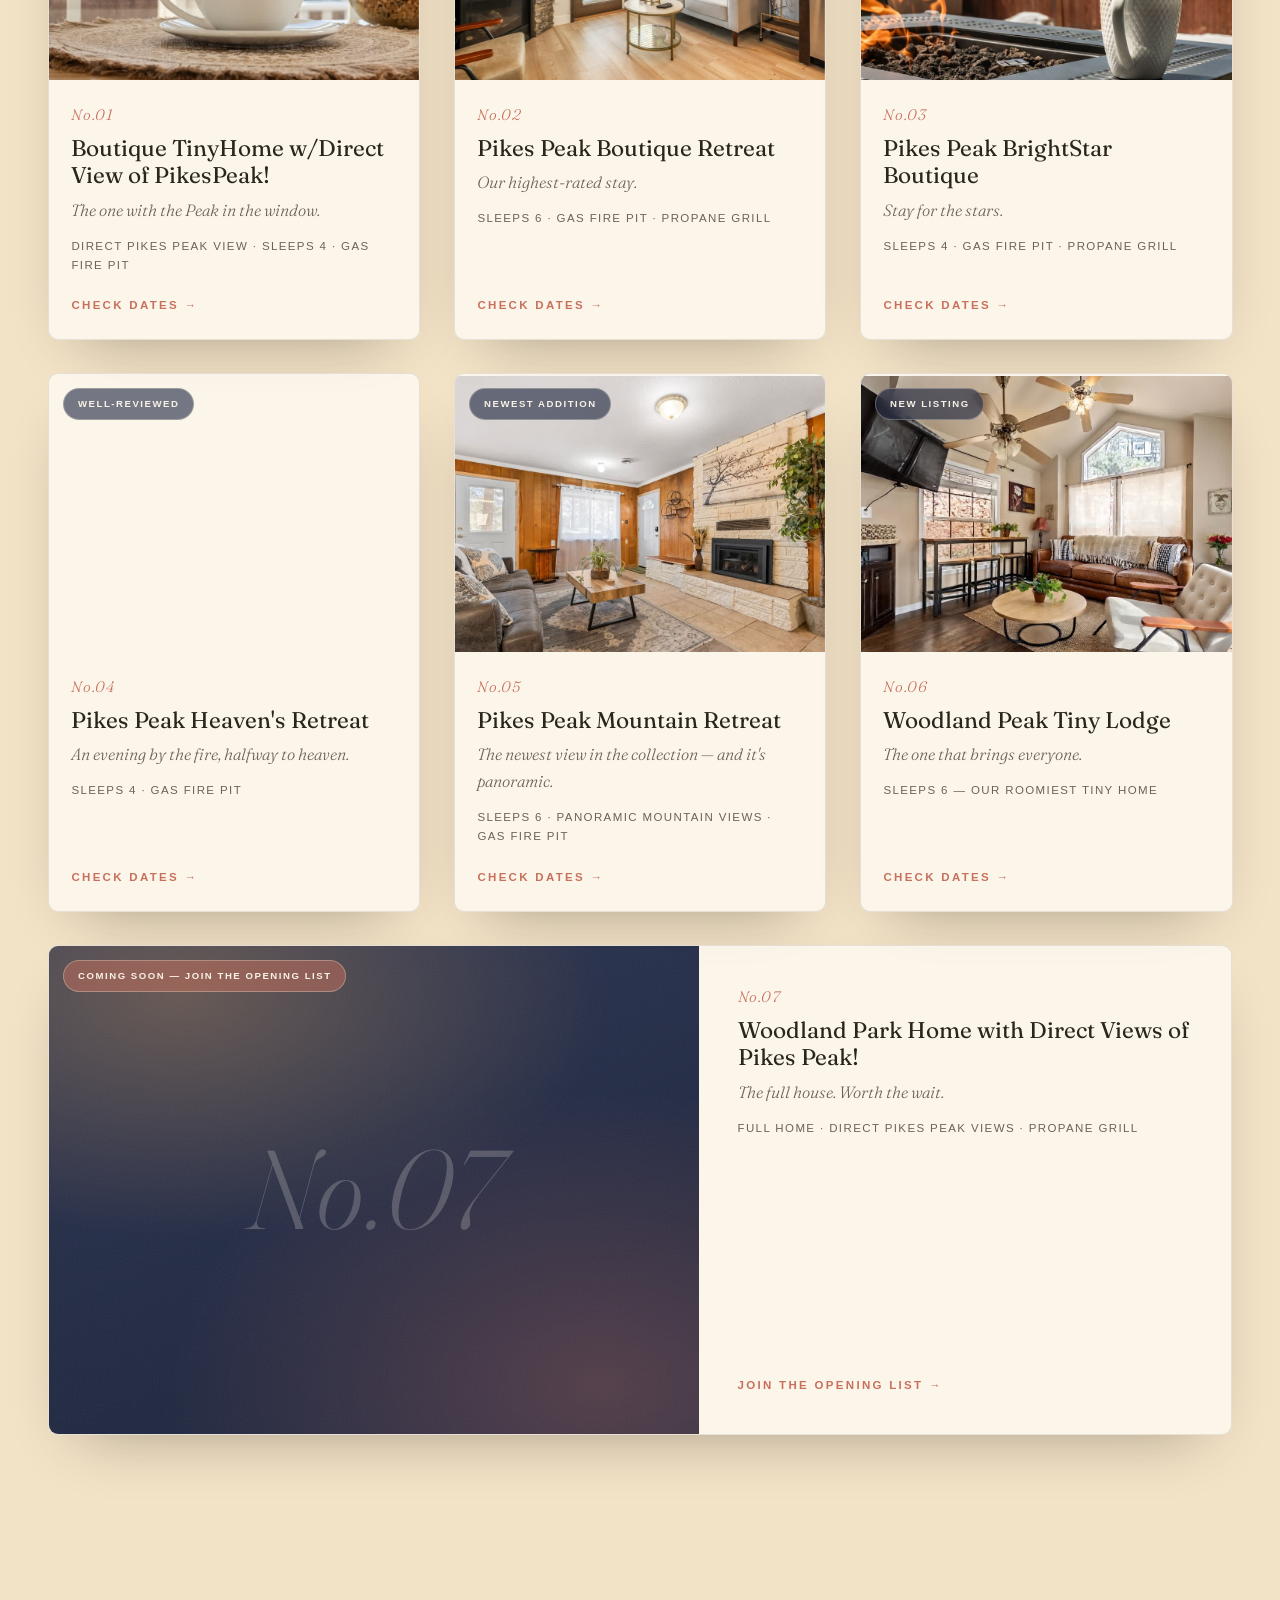
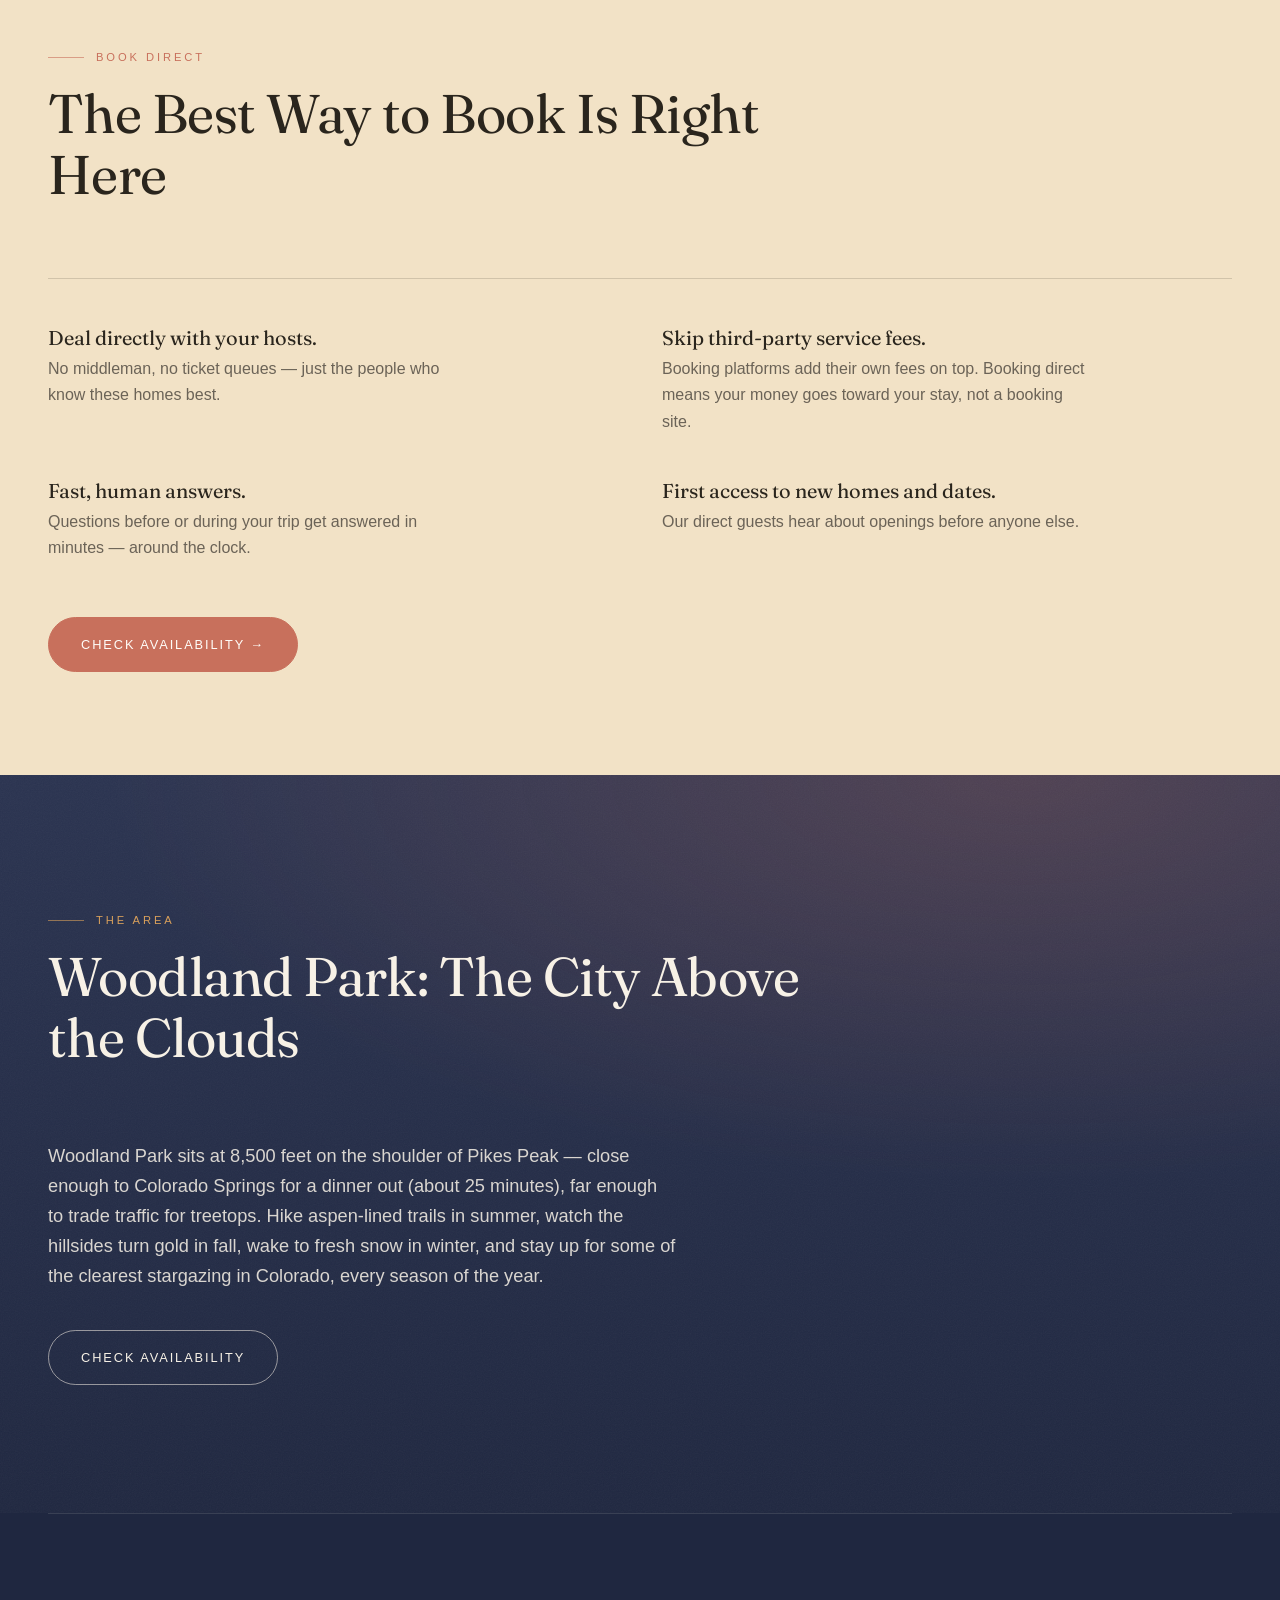
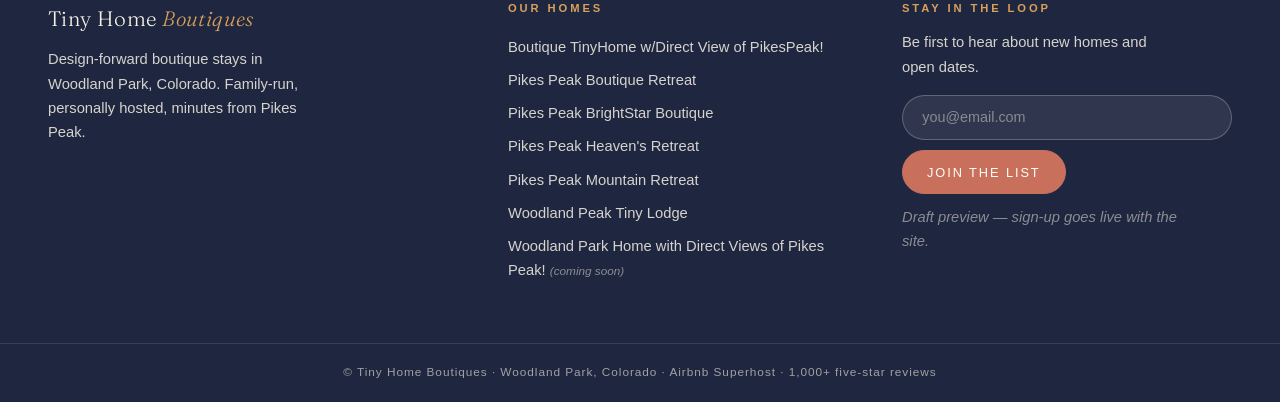
<file: synthesis/index.html>
<!DOCTYPE html>
<html lang="en">
<head>
<meta charset="UTF-8">
<meta name="viewport" content="width=device-width, initial-scale=1.0">
<meta name="robots" content="noindex,nofollow">
<title>Tiny Home Boutiques — Wake up under Pikes Peak · Woodland Park, Colorado</title>
<meta name="description" content="Seven design-forward boutique stays in Woodland Park, Colorado. Book direct with your hosts — Airbnb Superhost, 1,000+ five-star reviews.">
<!-- ============================================================
     SYNTHESIS — "ALPENGLOW EDITORIAL"
     CEO synthesis verdict: A's cinematic scene structure ×
     B's conversion mechanics × C's editorial voice.
     Draft build — noindex. No build step, no external JS libs.
     ============================================================ -->
<link rel="preconnect" href="https://fonts.googleapis.com">
<link rel="preconnect" href="https://fonts.gstatic.com" crossorigin>
<link href="https://fonts.googleapis.com/css2?family=Fraunces:ital,opsz,wght@0,9..144,300;0,9..144,400;0,9..144,500;0,9..144,600;1,9..144,300;1,9..144,400;1,9..144,500&display=swap" rel="stylesheet">
<link rel="preload" as="image" href="../assets/hero/unit-y-peak-window.jpg">
<link rel="stylesheet" href="styles.css">
<script>document.documentElement.classList.add('js');</script>
</head>
<body>

<!-- Scroll-linked alpenglow sky: golden dawn → daylight → dusk tint (opacity crossfade only) -->
<div class="sky" aria-hidden="true">
  <div class="sky-layer sky-dawn"></div>
  <div class="sky-layer sky-day" id="skyDay"></div>
  <div class="sky-layer sky-dusk" id="skyDusk"></div>
</div>

<!-- Custom lerped cursor (desktop fine-pointer only; JS-gated) -->
<div class="cursor-dot" id="cursorDot" aria-hidden="true"></div>
<div class="cursor-ring" id="cursorRing" aria-hidden="true"></div>

<!-- ================= NAV — glass-morphism sticky ================= -->
<header class="nav" id="nav">
  <div class="nav-in">
    <a class="brand" href="#top">
      <span class="brand-name">Tiny Home <em>Boutiques</em></span>
      <span class="brand-sub">Woodland Park · Colorado</span>
    </a>
    <nav class="nav-links" aria-label="Primary">
      <a href="#collection">The Collection</a>
      <a href="#direct">Book Direct</a>
      <a href="#area">The Area</a>
    </nav>
    <a class="btn btn-solid nav-cta magnetic" href="https://tinyhomeboutiques.guestybookings.com/" target="_blank" rel="noopener">Check Availability</a>
  </div>
</header>

<main id="top">

<!-- ================= HERO — dawn act ================= -->
<section class="hero" id="hero">
  <div class="hero-media" id="heroMedia">
    <img id="heroStill" class="hero-still kenburns" src="../assets/hero/unit-y-peak-window.jpg"
         width="1200" height="800" alt="Pikes Peak framed in the window above a morning coffee cup — Boutique TinyHome w/Direct View of PikesPeak!, Woodland Park, Colorado." fetchpriority="high">
    <video id="heroVideo" class="hero-video" data-src="../assets/hero/variant-b-higgs-motion-pikes-dawn.mp4"
           preload="none" muted loop playsinline aria-hidden="true" tabindex="-1"></video>
  </div>
  <div class="hero-grade" aria-hidden="true"></div>
  <div class="hero-grain" aria-hidden="true"></div>
  <div class="hero-content wrap">
    <p class="kicker hero-kicker reveal">Woodland Park · Colorado · 8,500 ft</p>
    <h1 class="hero-title" id="heroTitle">Wake up under Pikes Peak.</h1>
    <p class="hero-sub reveal reveal-d2">Seven design-forward boutique stays in Woodland Park, Colorado — thoughtfully styled, personally cared for, and just 25 minutes from Colorado Springs. This is the mountain getaway you keep promising yourself.</p>
    <div class="hero-actions reveal reveal-d3">
      <a class="btn btn-solid magnetic" href="https://tinyhomeboutiques.guestybookings.com/" target="_blank" rel="noopener">Check Availability</a>
      <a class="btn btn-ghost magnetic" href="#collection">Explore Our Homes ↓</a>
    </div>
  </div>
  <!-- internal review toggle: still (A, default) ↔ motion (B). Owner picks at review. -->
  <button class="ab-pill" id="abPill" type="button" aria-pressed="false" title="Internal review: toggle hero still / motion">A/B</button>
  <div class="hero-scrollcue" aria-hidden="true"><span>Scroll</span></div>
</section>

<!-- ================= TRUST BAR — the one, verbatim ================= -->
<section class="trustbar reveal" aria-label="Guest trust">
  <p class="wrap">Airbnb Superhost · 1,000+ five-star reviews · Fast, personal replies — day or night</p>
</section>

<!-- ================= THE COLLECTION ================= -->
<section class="collection" id="collection">
  <div class="wrap">
    <header class="sect-head reveal">
      <p class="kicker">The Collection · No.01–07</p>
      <h2>Seven small houses. One enormous mountain.</h2>
      <p class="sect-intro">Designed one at a time. Cared for like our own. Minutes from Pikes Peak — pick your view.</p>
    </header>

    <div class="cards">

      <a class="card reveal" data-tilt href="https://tinyhomeboutiques.guestybookings.com/en/properties/665a027c85c7ea0013ef3865" target="_blank" rel="noopener">
        <figure class="card-media"><img src="../assets/units/no01-cover.jpg" loading="lazy" decoding="async" width="1200" height="800" data-parallax alt="Boutique TinyHome w/Direct View of PikesPeak!"></figure>
        <span class="card-badge">Most loved — 4.9+ across 290+ reviews</span>
        <div class="card-body">
          <span class="card-no">No.01</span>
          <h3 class="card-name">Boutique TinyHome w/Direct View of PikesPeak!</h3>
          <p class="card-identity">The one with the Peak in the window.</p>
          <p class="card-facts">Direct Pikes Peak view · sleeps 4 · gas fire pit</p>
          <span class="card-cta">Check dates →</span>
        </div>
        <span class="card-sheen" aria-hidden="true"></span>
      </a>

      <a class="card reveal reveal-d1" data-tilt href="https://tinyhomeboutiques.guestybookings.com/en/properties/665a026f31dec90011ea1cf0" target="_blank" rel="noopener">
        <figure class="card-media"><img src="../assets/units/no02-cover.jpg" loading="lazy" decoding="async" width="1200" height="800" data-parallax alt="Pikes Peak Boutique Retreat"></figure>
        <span class="card-badge">4.9+ · Top-rated of the collection</span>
        <div class="card-body">
          <span class="card-no">No.02</span>
          <h3 class="card-name">Pikes Peak Boutique Retreat</h3>
          <p class="card-identity">Our highest-rated stay.</p>
          <p class="card-facts">Sleeps 6 · gas fire pit · propane grill</p>
          <span class="card-cta">Check dates →</span>
        </div>
        <span class="card-sheen" aria-hidden="true"></span>
      </a>

      <a class="card reveal reveal-d2" data-tilt href="https://tinyhomeboutiques.guestybookings.com/en/properties/665a026f6748540013691e65" target="_blank" rel="noopener">
        <figure class="card-media"><img src="../assets/units/no03-cover.jpg" loading="lazy" decoding="async" width="1200" height="800" data-parallax alt="Pikes Peak BrightStar Boutique"></figure>
        <span class="card-badge">4.9+ across 140 reviews</span>
        <div class="card-body">
          <span class="card-no">No.03</span>
          <h3 class="card-name">Pikes Peak BrightStar Boutique</h3>
          <p class="card-identity">Stay for the stars.</p>
          <p class="card-facts">Sleeps 4 · gas fire pit · propane grill</p>
          <span class="card-cta">Check dates →</span>
        </div>
        <span class="card-sheen" aria-hidden="true"></span>
      </a>

      <a class="card reveal" data-tilt href="https://tinyhomeboutiques.guestybookings.com/en/properties/675ada1a6e67f00012fe5ce6" target="_blank" rel="noopener">
        <figure class="card-media"><img src="../assets/units/no04-cover.jpg" loading="lazy" decoding="async" width="1200" height="800" data-parallax alt="Pikes Peak Heaven's Retreat"></figure>
        <span class="card-badge">Well-reviewed</span>
        <div class="card-body">
          <span class="card-no">No.04</span>
          <h3 class="card-name">Pikes Peak Heaven's Retreat</h3>
          <p class="card-identity">An evening by the fire, halfway to heaven.</p>
          <p class="card-facts">Sleeps 4 · gas fire pit</p>
          <span class="card-cta">Check dates →</span>
        </div>
        <span class="card-sheen" aria-hidden="true"></span>
      </a>

      <a class="card reveal reveal-d1" data-tilt href="https://tinyhomeboutiques.guestybookings.com/en/properties/69bc89b3c13a5a0013d38be8" target="_blank" rel="noopener">
        <figure class="card-media"><img src="../assets/units/no05-cover.jpg" loading="lazy" decoding="async" width="1200" height="800" data-parallax alt="Pikes Peak Mountain Retreat"></figure>
        <span class="card-badge">Newest addition</span>
        <div class="card-body">
          <span class="card-no">No.05</span>
          <h3 class="card-name">Pikes Peak Mountain Retreat</h3>
          <p class="card-identity">The newest view in the collection — and it's panoramic.</p>
          <p class="card-facts">Sleeps 6 · panoramic mountain views · gas fire pit</p>
          <span class="card-cta">Check dates →</span>
        </div>
        <span class="card-sheen" aria-hidden="true"></span>
      </a>

      <a class="card reveal reveal-d2" data-tilt href="https://tinyhomeboutiques.guestybookings.com/en/properties/6a03b7807e628900149378d0" target="_blank" rel="noopener">
        <figure class="card-media"><img src="../assets/units/no06-cover.jpg" loading="lazy" decoding="async" width="1200" height="800" data-parallax alt="Woodland Peak Tiny Lodge"></figure>
        <span class="card-badge">New listing</span>
        <div class="card-body">
          <span class="card-no">No.06</span>
          <h3 class="card-name">Woodland Peak Tiny Lodge</h3>
          <p class="card-identity">The one that brings everyone.</p>
          <p class="card-facts">Sleeps 6 — our roomiest tiny home</p>
          <span class="card-cta">Check dates →</span>
        </div>
        <span class="card-sheen" aria-hidden="true"></span>
      </a>

      <!-- No.07 — pre-launch, typographic card (no photography exists yet; no invented imagery) -->
      <a class="card card-soon reveal card-wide" data-tilt href="#stay-in-touch">
        <div class="card-soon-art" aria-hidden="true"><span class="card-soon-no">No.07</span></div>
        <span class="card-badge card-badge-soon">Coming soon — join the opening list</span>
        <div class="card-body">
          <span class="card-no">No.07</span>
          <h3 class="card-name">Woodland Park Home with Direct Views of Pikes Peak!</h3>
          <p class="card-identity">The full house. Worth the wait.</p>
          <p class="card-facts">Full home · direct Pikes Peak views · propane grill</p>
          <span class="card-cta">Join the Opening List →</span>
        </div>
        <span class="card-sheen" aria-hidden="true"></span>
      </a>

    </div>
  </div>
</section>

<!-- ================= WHY BOOK DIRECT ================= -->
<section class="direct" id="direct">
  <div class="wrap">
    <header class="sect-head reveal">
      <p class="kicker">Book Direct</p>
      <h2>The Best Way to Book Is Right Here</h2>
    </header>
    <ul class="direct-grid">
      <li class="reveal"><h3>Deal directly with your hosts.</h3><p>No middleman, no ticket queues — just the people who know these homes best.</p></li>
      <li class="reveal reveal-d1"><h3>Skip third-party service fees.</h3><p>Booking platforms add their own fees on top. Booking direct means your money goes toward your stay, not a booking site.</p></li>
      <li class="reveal reveal-d2"><h3>Fast, human answers.</h3><p>Questions before or during your trip get answered in minutes — around the clock.</p></li>
      <li class="reveal reveal-d3"><h3>First access to new homes and dates.</h3><p>Our direct guests hear about openings before anyone else.</p></li>
    </ul>
    <p class="direct-cta reveal"><a class="btn btn-solid magnetic" href="https://tinyhomeboutiques.guestybookings.com/" target="_blank" rel="noopener">Check Availability →</a></p>
  </div>
</section>

<!-- ================= AREA TEASER — dusk act ================= -->
<section class="area" id="area">
  <div class="area-grain" aria-hidden="true"></div>
  <div class="wrap">
    <header class="sect-head reveal">
      <p class="kicker kicker-light">The Area</p>
      <h2>Woodland Park: The City Above the Clouds</h2>
    </header>
    <p class="area-body reveal reveal-d1">Woodland Park sits at 8,500 feet on the shoulder of Pikes Peak — close enough to Colorado Springs for a dinner out (about 25 minutes), far enough to trade traffic for treetops. Hike aspen-lined trails in summer, watch the hillsides turn gold in fall, wake to fresh snow in winter, and stay up for some of the clearest stargazing in Colorado, every season of the year.</p>
    <p class="area-cta reveal reveal-d2"><a class="btn btn-ghost magnetic" href="https://tinyhomeboutiques.guestybookings.com/" target="_blank" rel="noopener">Check Availability</a></p>
  </div>
</section>

</main>

<!-- ================= FOOTER ================= -->
<footer class="footer">
  <div class="wrap footer-grid">
    <div class="footer-brand">
      <p class="brand-name">Tiny Home <em>Boutiques</em></p>
      <p>Design-forward boutique stays in Woodland Park, Colorado. Family-run, personally hosted, minutes from Pikes Peak.</p>
    </div>
    <nav class="footer-homes" aria-label="Our Homes">
      <h3>Our Homes</h3>
      <ul>
        <li><a href="https://tinyhomeboutiques.guestybookings.com/en/properties/665a027c85c7ea0013ef3865" target="_blank" rel="noopener">Boutique TinyHome w/Direct View of PikesPeak!</a></li>
        <li><a href="https://tinyhomeboutiques.guestybookings.com/en/properties/665a026f31dec90011ea1cf0" target="_blank" rel="noopener">Pikes Peak Boutique Retreat</a></li>
        <li><a href="https://tinyhomeboutiques.guestybookings.com/en/properties/665a026f6748540013691e65" target="_blank" rel="noopener">Pikes Peak BrightStar Boutique</a></li>
        <li><a href="https://tinyhomeboutiques.guestybookings.com/en/properties/675ada1a6e67f00012fe5ce6" target="_blank" rel="noopener">Pikes Peak Heaven's Retreat</a></li>
        <li><a href="https://tinyhomeboutiques.guestybookings.com/en/properties/69bc89b3c13a5a0013d38be8" target="_blank" rel="noopener">Pikes Peak Mountain Retreat</a></li>
        <li><a href="https://tinyhomeboutiques.guestybookings.com/en/properties/6a03b7807e628900149378d0" target="_blank" rel="noopener">Woodland Peak Tiny Lodge</a></li>
        <li><a href="#stay-in-touch">Woodland Park Home with Direct Views of Pikes Peak! <span class="soon-tag">(coming soon)</span></a></li>
      </ul>
    </nav>
    <div class="footer-loop" id="stay-in-touch">
      <h3>Stay in the Loop</h3>
      <p>Be first to hear about new homes and open dates.</p>
      <!-- DRAFT STUB — email capture not yet wired to a list provider -->
      <form class="loop-form" action="#" method="get">
        <label class="sr-only" for="loop-email">Email address</label>
        <input id="loop-email" type="email" name="email" placeholder="you@email.com" autocomplete="email" required>
        <button class="btn btn-solid" type="submit">Join the List</button>
      </form>
      <p class="loop-note">Draft preview — sign-up goes live with the site.</p>
    </div>
  </div>
  <div class="footer-bottom">
    <p class="wrap">© Tiny Home Boutiques · Woodland Park, Colorado · Airbnb Superhost · 1,000+ five-star reviews</p>
  </div>
</footer>

<!-- mobile sticky book-direct bar (QA checklist §E) -->
<div class="mobile-book-bar" aria-hidden="false">
  <a class="btn btn-solid" href="https://tinyhomeboutiques.guestybookings.com/" target="_blank" rel="noopener">Book Direct — Check Availability</a>
</div>

<script src="main.js" defer></script>
</body>
</html>
</file>
<file: synthesis/styles.css>
/* ============================================================
   SYNTHESIS — "ALPENGLOW EDITORIAL" · tinyhomeboutiques.com
   Dawn → daylight → dusk scroll arc. Transform/opacity-only motion.
   No-JS safe · touch-safe · prefers-reduced-motion = fully static.
   ============================================================ */

:root{
  /* alpenglow palette */
  --dawn:       #f2e2c6;   /* golden dawn ground */
  --day:        #f8f5ee;   /* daylight cream */
  --dusk-tint:  #dfe3ee;   /* early-dusk periwinkle (still ink-safe) */
  --dusk-deep:  #1f2740;   /* night-blue panels */
  --dusk-deep2: #2a3350;
  --alpenglow:  #c8705c;   /* rose accent */
  --amber:      #d9a05b;
  --cream:      #f7f1e6;
  --ink:        #2a251d;
  --ink-soft:   #6b6357;
  --line:       rgba(42,37,29,.16);

  --serif: "Fraunces", "Iowan Old Style", Georgia, serif;
  --sans:  -apple-system, BlinkMacSystemFont, "Segoe UI", "Helvetica Neue", Arial, sans-serif;
  --ease:  cubic-bezier(.22,.61,.36,1);
  --gutter: clamp(1.25rem, 4vw, 3rem);
}

*,*::before,*::after{ box-sizing:border-box; margin:0; padding:0; }
html{ scroll-behavior:smooth; }
body{
  font-family:var(--sans); font-weight:300; line-height:1.65;
  color:var(--ink); background:var(--dawn);
  -webkit-font-smoothing:antialiased; overflow-x:hidden;
}
img,video{ display:block; max-width:100%; }
a{ color:inherit; }
ul{ list-style:none; }
h1,h2,h3{ font-family:var(--serif); font-weight:400; line-height:1.12; }
.wrap{ width:min(1200px, 100% - (var(--gutter) * 2)); margin-inline:auto; }
.sr-only{ position:absolute; width:1px; height:1px; overflow:hidden; clip:rect(0 0 0 0); white-space:nowrap; }

.kicker{
  display:inline-flex; align-items:center; gap:.75rem;
  font-size:.7rem; font-weight:500; letter-spacing:.26em; text-transform:uppercase;
  color:var(--alpenglow); margin-bottom:1.1rem;
}
.kicker::before{ content:""; width:2.25rem; height:1px; background:currentColor; opacity:.6; }
.kicker-light{ color:var(--amber); }

/* ---------- buttons ---------- */
.btn{
  display:inline-block; text-decoration:none; text-align:center; cursor:pointer;
  font-family:var(--sans); font-size:.8rem; font-weight:500;
  letter-spacing:.15em; text-transform:uppercase;
  padding:1rem 2rem; border-radius:999px; border:1px solid transparent;
  transition:background-color .35s var(--ease), color .35s var(--ease),
             border-color .35s var(--ease), box-shadow .35s var(--ease);
  will-change:transform;
}
.btn-solid{ background:var(--alpenglow); color:#fffdf9; border-color:var(--alpenglow); }
.btn-solid:hover{ background:#b25a47; border-color:#b25a47; box-shadow:0 14px 30px -14px rgba(200,112,92,.7); }
.btn-ghost{ background:transparent; color:var(--cream); border-color:rgba(247,241,230,.55); }
.btn-ghost:hover{ border-color:var(--amber); color:var(--amber); }

/* ============================================================
   SKY — fixed scroll-linked color arc (opacity crossfade only)
   ============================================================ */
.sky{ position:fixed; inset:0; z-index:-1; pointer-events:none; }
.sky-layer{ position:absolute; inset:0; }
.sky-dawn{ background:linear-gradient(to bottom, #eed9b4 0%, var(--dawn) 55%, #efe3cd 100%); }
.sky-day { background:var(--day); opacity:0; will-change:opacity; }
.sky-dusk{ background:linear-gradient(to bottom, var(--dusk-tint) 0%, #cdd4e6 100%); opacity:0; will-change:opacity; }

/* ============================================================
   CURSOR — lerped dot + ring (enabled by JS on fine pointers)
   ============================================================ */
.cursor-dot,.cursor-ring{ display:none; }
html.cursor-on .cursor-dot,
html.cursor-on .cursor-ring{
  display:block; position:fixed; top:0; left:0; z-index:999; pointer-events:none;
  border-radius:50%; will-change:transform;
}
html.cursor-on .cursor-dot{ width:6px; height:6px; background:var(--alpenglow); margin:-3px 0 0 -3px; }
html.cursor-on .cursor-ring{
  width:34px; height:34px; margin:-17px 0 0 -17px;
  border:1px solid rgba(200,112,92,.65);
  transition:width .3s var(--ease), height .3s var(--ease), margin .3s var(--ease),
             border-color .3s var(--ease), background-color .3s var(--ease);
}
html.cursor-on .cursor-ring.is-hover{
  width:56px; height:56px; margin:-28px 0 0 -28px;
  background:rgba(200,112,92,.08); border-color:rgba(200,112,92,.9);
}
html.cursor-on body{ cursor:none; }
html.cursor-on a, html.cursor-on button{ cursor:none; }

/* ============================================================
   NAV — glass-morphism sticky
   ============================================================ */
.nav{
  position:fixed; top:0; left:0; right:0; z-index:80;
  transition:background-color .5s var(--ease), box-shadow .5s var(--ease), padding .5s var(--ease);
  padding:.55rem 0;
}
.nav-in{
  width:min(1320px, 100% - (var(--gutter) * 2)); margin-inline:auto;
  display:flex; align-items:center; justify-content:space-between; gap:1.2rem;
  padding:.55rem 0;
}
.brand{ text-decoration:none; line-height:1.1; }
.brand-name{ font-family:var(--serif); font-size:1.18rem; letter-spacing:.02em; color:var(--cream); transition:color .5s var(--ease); }
.brand-name em{ font-style:italic; color:var(--amber); }
.brand-sub{ display:block; font-size:.58rem; font-weight:500; letter-spacing:.32em; text-transform:uppercase; color:rgba(247,241,230,.75); margin-top:.2rem; transition:color .5s var(--ease); }
.nav-links{ display:flex; gap:2rem; }
.nav-links a{
  text-decoration:none; font-size:.76rem; font-weight:500; letter-spacing:.14em; text-transform:uppercase;
  color:rgba(247,241,230,.9); position:relative; padding-bottom:.2rem; transition:color .5s var(--ease);
}
.nav-links a::after{
  content:""; position:absolute; left:0; bottom:0; width:100%; height:1px;
  background:currentColor; transform:scaleX(0); transform-origin:left; transition:transform .35s var(--ease);
}
.nav-links a:hover::after{ transform:scaleX(1); }
.nav-cta{ padding:.7rem 1.5rem; }
.nav.scrolled{
  background:rgba(248,245,238,.72);
  -webkit-backdrop-filter:blur(16px) saturate(1.3); backdrop-filter:blur(16px) saturate(1.3);
  box-shadow:0 1px 0 rgba(42,37,29,.08), 0 12px 34px -22px rgba(42,37,29,.35);
}
.nav.scrolled .brand-name,
.nav.scrolled .nav-links a{ color:var(--ink); }
.nav.scrolled .brand-name em{ color:var(--alpenglow); }
.nav.scrolled .brand-sub{ color:var(--ink-soft); }
@media(max-width:760px){ .nav-links{ display:none; } }

/* ============================================================
   HERO — dawn act
   ============================================================ */
.hero{
  position:relative; height:100svh; min-height:600px;
  display:flex; align-items:flex-end; overflow:hidden; background:#3a3350;
}
.hero-media{ position:absolute; inset:0; }
.hero-still,.hero-video{
  position:absolute; inset:0; width:100%; height:100%; object-fit:cover;
  will-change:transform;
}
/* Ken Burns push-in toward the window/Peak: starts 15% cropped-in (never
   upscales past native beyond the full-bleed crop), transform-only, 14s. */
.kenburns{ transform:scale(1.15); transform-origin:60% 42%; }
html.js .kenburns{ animation:kenburns 14s var(--ease) infinite alternate; }
@keyframes kenburns{
  from{ transform:scale(1.15) translate3d(0,0,0); }
  to  { transform:scale(1.28) translate3d(-1.5%, -1%, 0); }
}
.hero-video{ opacity:0; visibility:hidden; transition:opacity .8s var(--ease), visibility .8s; }
.hero.variant-b .hero-video{ opacity:1; visibility:visible; }
.hero.variant-b .hero-still{ opacity:0; transition:opacity .8s var(--ease); }
/* warm dawn grade + dark gradient in the text zone */
.hero-grade{
  position:absolute; inset:0; pointer-events:none;
  background:
    linear-gradient(to top, rgba(26,22,40,.82) 0%, rgba(26,22,40,.32) 38%, rgba(26,22,40,0) 62%),
    linear-gradient(155deg, rgba(217,160,91,.22) 0%, rgba(200,112,92,.14) 45%, rgba(42,51,80,.18) 100%);
  mix-blend-mode:normal;
}
/* subtle film grain (inline SVG turbulence — no external asset) */
.hero-grain,.area-grain{
  position:absolute; inset:0; pointer-events:none; opacity:.16;
  background-image:url("data:image/svg+xml,%3Csvg xmlns='http://www.w3.org/2000/svg' width='140' height='140'%3E%3Cfilter id='n'%3E%3CfeTurbulence type='fractalNoise' baseFrequency='0.85' numOctaves='2' stitchTiles='stitch'/%3E%3CfeColorMatrix type='saturate' values='0'/%3E%3C/filter%3E%3Crect width='140' height='140' filter='url(%23n)' opacity='0.55'/%3E%3C/svg%3E");
}
.hero-content{ position:relative; z-index:3; width:100%; padding-bottom:clamp(3.5rem, 10vh, 7rem); color:var(--cream); }
.hero-kicker{ color:var(--amber); }
.hero-title{
  font-size:clamp(2.9rem, 8vw, 6.4rem); font-weight:300;
  letter-spacing:-.015em; line-height:1.02; max-width:11ch;
  color:#fffdf7; margin-bottom:1.3rem;
  text-shadow:0 2px 40px rgba(26,22,40,.35);
}
/* per-letter split reveal (spans injected by JS) */
.hero-title .ch{ display:inline-block; will-change:transform,opacity; }
html.js .hero-title.splitting .ch{ opacity:0; transform:translateY(.7em) rotate(2deg); }
.hero-title.split-in .ch{
  opacity:1; transform:none;
  transition:opacity .9s var(--ease), transform .9s var(--ease);
  transition-delay:calc(var(--i) * 38ms);
}
.hero-sub{ max-width:46ch; font-size:clamp(.95rem, 1.4vw, 1.12rem); color:rgba(247,241,230,.88); }
.hero-actions{ margin-top:2.2rem; display:flex; gap:1rem; flex-wrap:wrap; }

.ab-pill{
  position:absolute; right:1.25rem; bottom:1.25rem; z-index:5;
  font-family:var(--sans); font-size:.62rem; font-weight:600; letter-spacing:.22em;
  color:rgba(247,241,230,.55); background:rgba(26,22,40,.4);
  border:1px solid rgba(247,241,230,.28); border-radius:999px;
  padding:.4rem .85rem; cursor:pointer;
  -webkit-backdrop-filter:blur(8px); backdrop-filter:blur(8px);
  transition:color .3s, border-color .3s;
}
.ab-pill:hover{ color:var(--cream); border-color:rgba(247,241,230,.6); }
.ab-pill[aria-pressed="true"]{ color:var(--amber); border-color:var(--amber); }
html:not(.js) .ab-pill{ display:none; }

.hero-scrollcue{
  position:absolute; left:50%; bottom:1.4rem; z-index:4; transform:translateX(-50%);
  color:rgba(247,241,230,.65); font-size:.62rem; letter-spacing:.34em; text-transform:uppercase;
  display:flex; flex-direction:column; align-items:center; gap:.6rem;
}
.hero-scrollcue::after{
  content:""; width:1px; height:44px;
  background:linear-gradient(to bottom, var(--amber), transparent);
  animation:cue 2.4s var(--ease) infinite;
}
@keyframes cue{
  0%{ transform:scaleY(0); transform-origin:top; }
  55%{ transform:scaleY(1); transform-origin:top; }
  56%{ transform-origin:bottom; }
  100%{ transform:scaleY(0); transform-origin:bottom; }
}
@media(max-width:760px){ .hero-scrollcue{ display:none; } }

/* ============================================================
   TRUST BAR — the one, used once
   ============================================================ */
.trustbar{
  border-top:1px solid var(--line); border-bottom:1px solid var(--line);
  padding:1.35rem 0; margin-top:-1px;
}
.trustbar p{
  text-align:center; font-size:.82rem; font-weight:500;
  letter-spacing:.18em; text-transform:uppercase; color:var(--ink);
  text-wrap:balance;
}

/* ============================================================
   THE COLLECTION
   ============================================================ */
.collection{ padding:clamp(4.5rem, 10vw, 8.5rem) 0 clamp(3.5rem, 8vw, 7rem); }
.sect-head{ max-width:780px; margin-bottom:clamp(2.5rem, 6vw, 4.5rem); }
.sect-head h2{ font-size:clamp(2rem, 4.6vw, 3.4rem); letter-spacing:-.01em; }
.sect-intro{ margin-top:1rem; color:var(--ink-soft); max-width:56ch; }

.cards{
  display:grid; grid-template-columns:repeat(3, 1fr);
  gap:clamp(1.2rem, 2.6vw, 2.2rem);
  perspective:1400px;
}
@media(max-width:980px){ .cards{ grid-template-columns:repeat(2, 1fr); } }
@media(max-width:620px){ .cards{ grid-template-columns:1fr; } }

.card{
  position:relative; display:flex; flex-direction:column;
  text-decoration:none; overflow:hidden; border-radius:10px;
  background:rgba(255,253,248,.72);
  border:1px solid rgba(42,37,29,.1);
  box-shadow:0 26px 60px -34px rgba(42,37,29,.45);
  transform-style:preserve-3d; will-change:transform;
  transition:box-shadow .5s var(--ease);
}
.card:hover{ box-shadow:0 40px 80px -36px rgba(42,37,29,.55); }
.card-media{ position:relative; aspect-ratio:4/3; overflow:hidden; }
.card-media img{
  width:100%; height:112%; object-fit:cover;
  will-change:transform; transition:transform 1.2s var(--ease);
}
.card:hover .card-media img{ transform:scale(1.04); }
.card-badge{
  position:absolute; top:.9rem; left:.9rem; z-index:2;
  font-size:.6rem; font-weight:600; letter-spacing:.16em; text-transform:uppercase;
  color:var(--cream); background:rgba(31,39,64,.62);
  border:1px solid rgba(247,241,230,.3); border-radius:999px;
  padding:.42rem .85rem; max-width:calc(100% - 1.8rem);
  -webkit-backdrop-filter:blur(8px); backdrop-filter:blur(8px);
}
.card-body{ padding:1.4rem 1.4rem 1.5rem; display:flex; flex-direction:column; gap:.45rem; flex:1; }
.card-no{
  font-family:var(--serif); font-style:italic; font-size:.95rem; color:var(--alpenglow);
  letter-spacing:.04em;
}
.card-name{ font-size:clamp(1.15rem, 1.8vw, 1.42rem); line-height:1.22; color:var(--ink); }
.card-identity{ font-family:var(--serif); font-style:italic; font-size:1.02rem; color:var(--ink-soft); }
.card-facts{
  font-size:.72rem; font-weight:500; letter-spacing:.12em; text-transform:uppercase;
  color:var(--ink-soft); margin-top:.35rem;
}
.card-cta{
  margin-top:auto; padding-top:.9rem;
  font-size:.72rem; font-weight:600; letter-spacing:.2em; text-transform:uppercase;
  color:var(--alpenglow);
}
/* glass sheen swept by tilt JS (transform-only) */
.card-sheen{
  position:absolute; inset:-40%; z-index:3; pointer-events:none;
  background:radial-gradient(closest-side, rgba(255,253,248,.32), rgba(255,253,248,0) 70%);
  opacity:0; transform:translate3d(0,0,0);
  transition:opacity .45s var(--ease); will-change:transform,opacity;
}
.card.tilting .card-sheen{ opacity:1; }

/* No.07 — full-row typographic finale */
.card-wide{ grid-column:1 / -1; }
@media(min-width:621px){
  .card-wide{ flex-direction:row; }
  .card-wide .card-soon-art{ flex:1 1 55%; aspect-ratio:auto; min-height:280px; }
  .card-wide .card-body{ flex:1 1 45%; justify-content:center; padding:clamp(1.6rem,3vw,2.6rem); }
}

/* No.07 — typographic coming-soon card */
.card-soon .card-soon-art{
  position:relative; aspect-ratio:4/3; overflow:hidden;
  display:flex; align-items:center; justify-content:center;
  background:
    radial-gradient(120% 90% at 20% 10%, rgba(217,160,91,.35), rgba(217,160,91,0) 55%),
    radial-gradient(110% 100% at 85% 90%, rgba(200,112,92,.3), rgba(200,112,92,0) 60%),
    linear-gradient(160deg, var(--dusk-deep2) 0%, var(--dusk-deep) 70%);
}
.card-soon .card-soon-art::after{
  content:""; position:absolute; inset:0; opacity:.14;
  background-image:url("data:image/svg+xml,%3Csvg xmlns='http://www.w3.org/2000/svg' width='140' height='140'%3E%3Cfilter id='n'%3E%3CfeTurbulence type='fractalNoise' baseFrequency='0.85' numOctaves='2' stitchTiles='stitch'/%3E%3CfeColorMatrix type='saturate' values='0'/%3E%3C/filter%3E%3Crect width='140' height='140' filter='url(%23n)' opacity='0.55'/%3E%3C/svg%3E");
}
.card-soon-no{
  font-family:var(--serif); font-style:italic; font-weight:300;
  font-size:clamp(4.5rem, 9vw, 7rem); color:rgba(247,241,230,.22);
  letter-spacing:.02em; user-select:none;
}
.card-badge-soon{ background:rgba(200,112,92,.5); }

/* ============================================================
   WHY BOOK DIRECT
   ============================================================ */
.direct{ padding:clamp(3.5rem, 8vw, 7rem) 0; }
.direct-grid{
  display:grid; grid-template-columns:repeat(2, 1fr);
  gap:clamp(1.6rem, 3.5vw, 3rem);
  border-top:1px solid var(--line); padding-top:clamp(2rem, 4vw, 3rem);
}
@media(max-width:720px){ .direct-grid{ grid-template-columns:1fr; } }
.direct-grid h3{ font-size:1.25rem; margin-bottom:.4rem; }
.direct-grid p{ color:var(--ink-soft); max-width:48ch; }
.direct-cta{ margin-top:clamp(2.2rem, 5vw, 3.5rem); }

/* ============================================================
   AREA — dusk act
   ============================================================ */
.area{
  position:relative; overflow:hidden; color:var(--cream);
  padding:clamp(4.5rem, 10vw, 8.5rem) 0;
  background:
    radial-gradient(130% 100% at 80% 0%, rgba(200,112,92,.24), rgba(200,112,92,0) 55%),
    linear-gradient(to bottom, var(--dusk-deep2) 0%, var(--dusk-deep) 100%);
}
.area .sect-head h2{ color:var(--cream); }
.area-body{ max-width:62ch; font-size:clamp(1rem, 1.5vw, 1.14rem); color:rgba(247,241,230,.86); }
.area-cta{ margin-top:2.4rem; }
.area-grain{ opacity:.1; }

/* ============================================================
   FOOTER
   ============================================================ */
.footer{ background:var(--dusk-deep); color:rgba(247,241,230,.85); }
.footer-grid{
  display:grid; grid-template-columns:1.2fr 1fr 1fr;
  gap:clamp(2rem, 5vw, 4rem);
  padding:clamp(3rem, 7vw, 5.5rem) 0 clamp(2.2rem, 5vw, 3.5rem);
  border-top:1px solid rgba(247,241,230,.12);
}
@media(max-width:860px){ .footer-grid{ grid-template-columns:1fr; } }
.footer .brand-name{ font-size:1.3rem; color:var(--cream); margin-bottom:.7rem; }
.footer .brand-name em{ font-style:italic; color:var(--amber); }
.footer-brand p{ max-width:34ch; font-size:.92rem; }
.footer h3{
  font-family:var(--sans); font-size:.7rem; font-weight:600;
  letter-spacing:.26em; text-transform:uppercase; color:var(--amber);
  margin-bottom:1rem;
}
.footer-homes a{
  display:inline-block; text-decoration:none; padding:.28rem 0;
  font-size:.92rem; color:rgba(247,241,230,.85);
  transition:color .3s var(--ease);
}
.footer-homes a:hover{ color:var(--amber); }
.soon-tag{ font-style:italic; opacity:.6; font-size:.8em; }
.footer-loop p{ font-size:.92rem; max-width:34ch; }
.loop-form{ display:flex; gap:.6rem; margin-top:1rem; flex-wrap:wrap; }
.loop-form input{
  flex:1 1 200px; min-width:0;
  font-family:var(--sans); font-size:.9rem; color:var(--cream);
  background:rgba(247,241,230,.08); border:1px solid rgba(247,241,230,.25);
  border-radius:999px; padding:.85rem 1.2rem; outline:none;
  transition:border-color .3s var(--ease);
}
.loop-form input::placeholder{ color:rgba(247,241,230,.45); }
.loop-form input:focus{ border-color:var(--amber); }
.loop-form .btn{ padding:.85rem 1.5rem; }
.loop-note{ margin-top:.7rem; font-size:.72rem; font-style:italic; color:rgba(247,241,230,.5); }
.footer-bottom{ border-top:1px solid rgba(247,241,230,.12); padding:1.2rem 0; }
.footer-bottom p{ font-size:.74rem; letter-spacing:.08em; color:rgba(247,241,230,.6); text-align:center; }

/* ============================================================
   REVEAL CHOREOGRAPHY (JS-gated; no-JS shows everything)
   ============================================================ */
html.js .reveal{
  opacity:0; transform:translateY(34px);
  transition:opacity 1s var(--ease), transform 1s var(--ease);
  will-change:transform,opacity;
}
html.js .reveal.in{ opacity:1; transform:none; }
html.js .reveal-d1{ transition-delay:.12s; }
html.js .reveal-d2{ transition-delay:.24s; }
html.js .reveal-d3{ transition-delay:.36s; }

/* ============================================================
   REDUCED MOTION — fully static, clean page
   ============================================================ */
@media (prefers-reduced-motion: reduce){
  html{ scroll-behavior:auto; }
  *,*::before,*::after{ animation:none !important; transition:none !important; }
  html.js .kenburns{ animation:none !important; transform:scale(1.15); }
  html.js .reveal{ opacity:1; transform:none; }
  html.js .hero-title.splitting .ch{ opacity:1; transform:none; }
  .card, .card-media img, .card-sheen, [data-parallax]{ transform:none !important; }
  .hero-scrollcue::after{ animation:none !important; }
}

/* touch devices: no hover-scale creep */
@media (hover:none){
  .card:hover .card-media img{ transform:none; }
}

/* ---------- mobile sticky book-direct bar (QA checklist §E) ---------- */
.mobile-book-bar{display:none}
@media (max-width:720px){
  .mobile-book-bar{
    display:block;position:fixed;left:0;right:0;bottom:0;z-index:80;
    padding:.6rem .9rem calc(.6rem + env(safe-area-inset-bottom));
    background:rgba(20,24,32,.72);backdrop-filter:blur(14px);-webkit-backdrop-filter:blur(14px);
    border-top:1px solid rgba(255,255,255,.12);
  }
  .mobile-book-bar .btn{display:block;width:100%;text-align:center}
  footer{padding-bottom:5.5rem}
}
</file>
